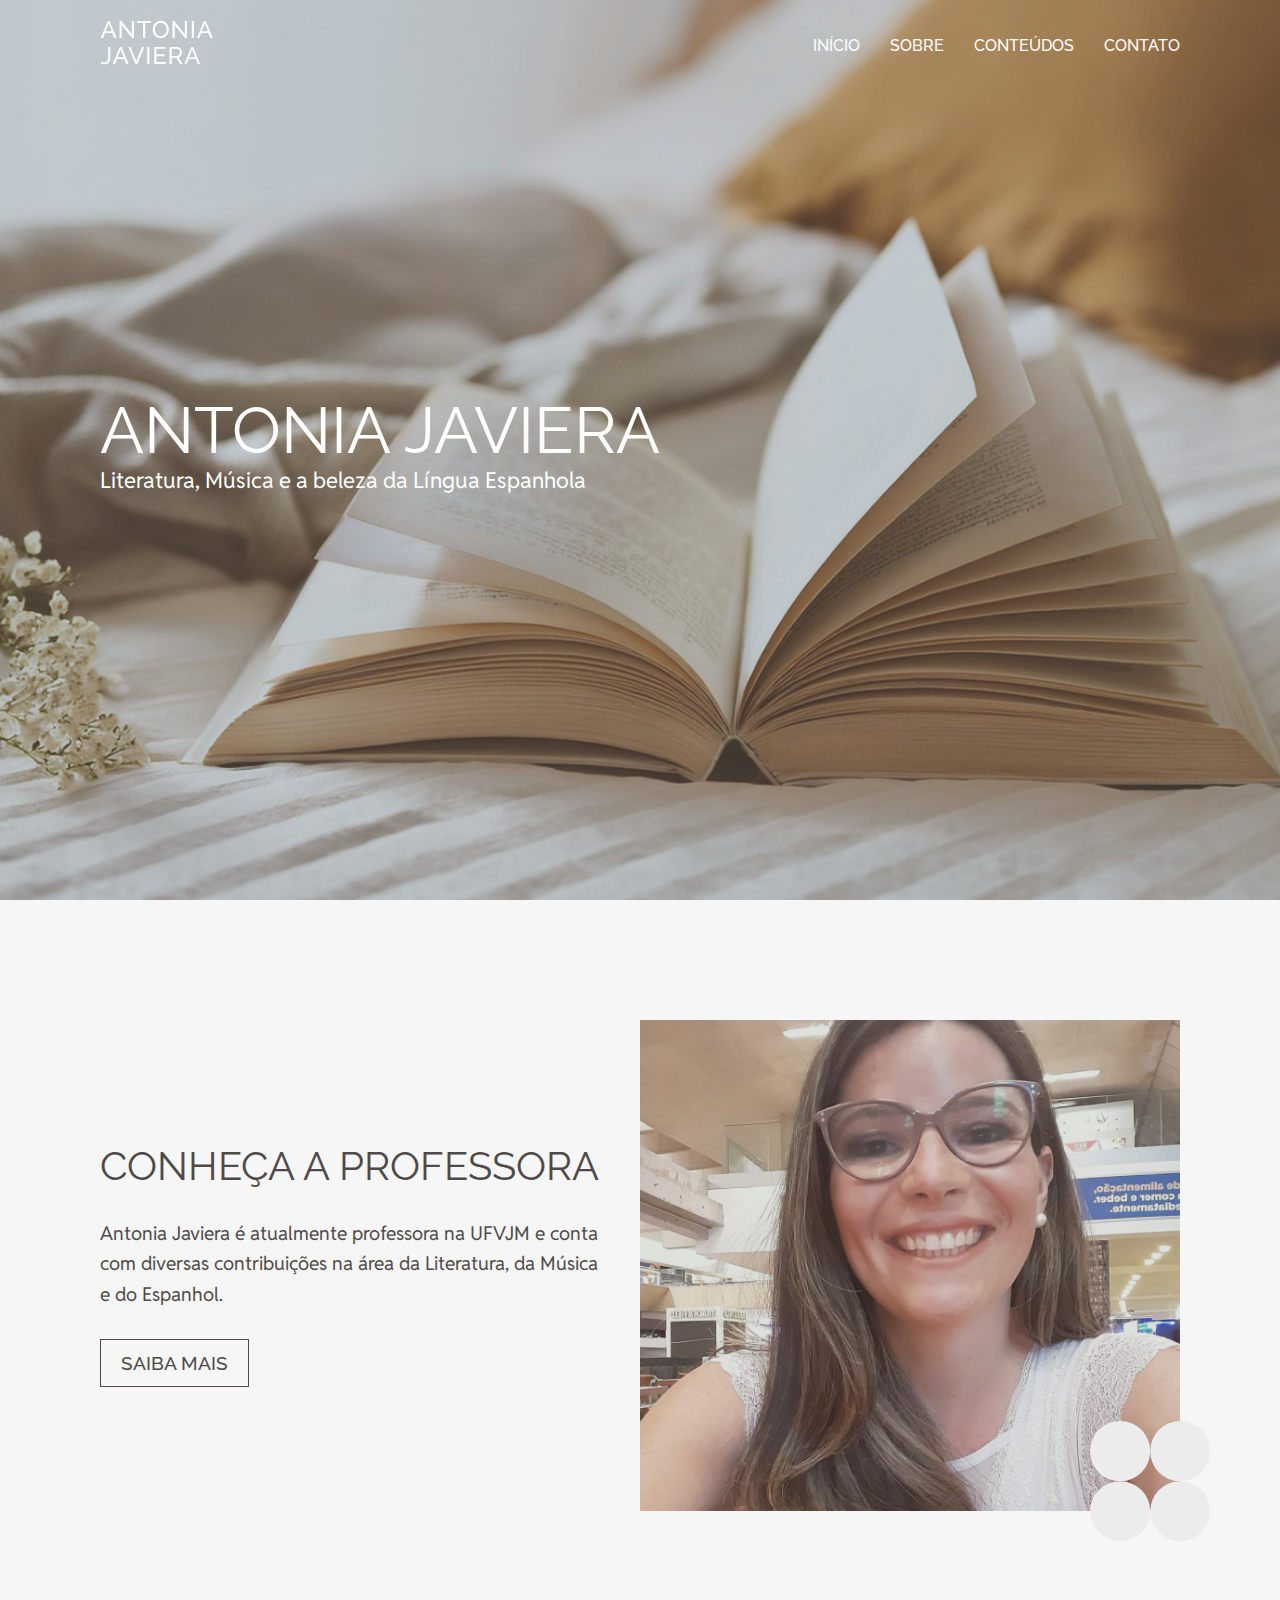
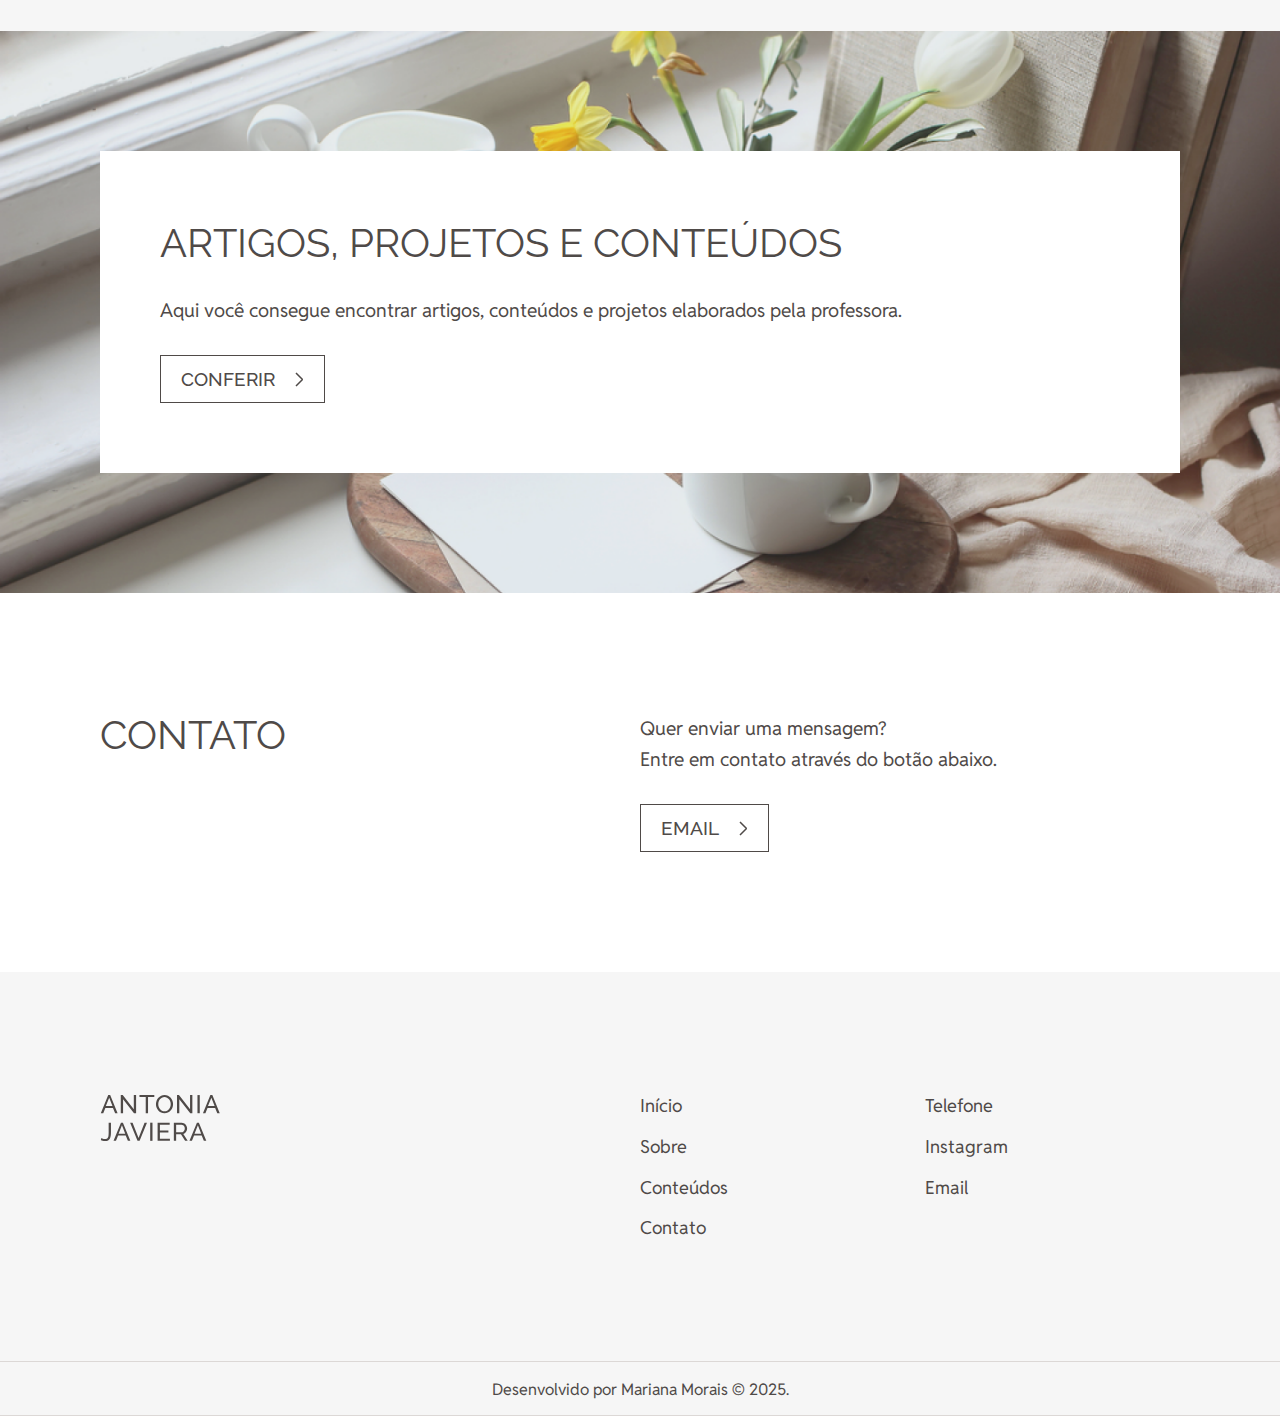
<file: index.html>
<!DOCTYPE html>
<html lang="pt-br">

<head>
    <meta charset="UTF-8">
    <meta name="viewport" content="width=device-width, initial-scale=1.0, minimum-scale=1">
    <title>Antonia Javiera</title>
    <meta name="description" content="Antonia Javiera é professora na UFVJM e conta com diversas contribuições na área da Literatura, da Música e do Espanhol.">
    <link rel="shortcut icon" href="./assets/img/geral/favicon.svg" type="image/svg+xml">

    <link rel="stylesheet" href="./assets/style/css/style.css">

    <!-- tipografia -->
    <link rel="preconnect" href="https://fonts.googleapis.com">
    <link rel="preconnect" href="https://fonts.gstatic.com" crossorigin>
    <link href="https://fonts.googleapis.com/css2?family=Raleway:ital,wght@0,100..900;1,100..900&family=Reddit+Sans:ital,wght@0,200..900;1,200..900&display=swap" rel="stylesheet">
</head>

<body>
    <div class="inicio-introducao-bg">
        <header class="header">
            <nav>
                <a href="./" class="logo-header">
                    <svg width="113" height="45" viewBox="0 0 113 45" fill="none" xmlns="http://www.w3.org/2000/svg">
                        <path d="M7.74564 0.908934H9.5751L16.556 18H14.2451L12.223 12.993H5.04959L3.05162 18H0.740723L7.74564 0.908934ZM11.7416 11.308L8.66037 3.41241L5.48288 11.308H11.7416Z" fill="white" />
                        <path d="M21.7256 4.90487V18H19.5591V0.908934H21.3886L31.8358 14.2688V0.933005H34.0022V18H32.0283L21.7256 4.90487Z" fill="white" />
                        <path d="M51.1301 2.83468H45.2325V18H43.0661V2.83468H37.1684V0.908934H51.1301V2.83468Z" fill="white" />
                        <path d="M60.7294 18.1203C59.5258 18.1203 58.4345 17.8796 57.4556 17.3982C56.4767 16.9167 55.6261 16.2668 54.904 15.4484C54.1979 14.6139 53.6522 13.6831 53.2671 12.656C52.8819 11.6129 52.6894 10.5457 52.6894 9.45445C52.6894 8.31505 52.89 7.23182 53.2911 6.20475C53.7084 5.16163 54.2781 4.23888 55.0003 3.43648C55.7385 2.61804 56.597 1.97612 57.5759 1.51073C58.5549 1.02929 59.6221 0.788574 60.7775 0.788574C61.9811 0.788574 63.0724 1.03732 64.0513 1.5348C65.0302 2.03229 65.8727 2.69828 66.5788 3.53277C67.2849 4.36726 67.8306 5.29804 68.2157 6.32511C68.6009 7.35217 68.7934 8.40331 68.7934 9.47853C68.7934 10.6179 68.5928 11.7092 68.1917 12.7523C67.7905 13.7794 67.2207 14.7021 66.4825 15.5206C65.7604 16.323 64.9098 16.9569 63.9309 17.4222C62.952 17.8876 61.8848 18.1203 60.7294 18.1203ZM54.8799 9.45445C54.8799 10.321 55.0163 11.1636 55.2891 11.982C55.578 12.7844 55.9792 13.4985 56.4927 14.1244C57.0062 14.7503 57.6241 15.2478 58.3462 15.6169C59.0684 15.986 59.8708 16.1705 60.7534 16.1705C61.6682 16.1705 62.4866 15.9779 63.2088 15.5928C63.9309 15.2076 64.5407 14.6941 65.0382 14.0522C65.5518 13.4103 65.9369 12.6881 66.1937 11.8857C66.4665 11.0833 66.6029 10.2729 66.6029 9.45445C66.6029 8.58786 66.4585 7.75337 66.1696 6.95098C65.8968 6.14858 65.4956 5.43445 64.966 4.80858C64.4525 4.16666 63.8346 3.66918 63.1125 3.31612C62.4064 2.94702 61.62 2.76247 60.7534 2.76247C59.8387 2.76247 59.0203 2.95504 58.2981 3.34019C57.5759 3.7093 56.9581 4.21481 56.4446 4.85672C55.9471 5.49864 55.5619 6.2208 55.2891 7.02319C55.0163 7.80954 54.8799 8.61996 54.8799 9.45445Z" fill="white" />
                        <path d="M74.6922 4.90487V18H72.5257V0.908934H74.3552L84.8024 14.2688V0.933005H86.9688V18H84.9949L74.6922 4.90487Z" fill="white" />
                        <path d="M91.7719 18V0.908934H93.9384V18H91.7719Z" fill="white" />
                        <path d="M103.947 0.908934H105.776L112.757 18H110.446L108.424 12.993H101.251L99.2526 18H96.9417L103.947 0.908934ZM107.943 11.308L104.861 3.41241L101.684 11.308H107.943Z" fill="white" />
                        <path d="M1.34252 41.4484C1.64743 41.657 2.06468 41.8576 2.59426 42.0501C3.13989 42.2267 3.7818 42.3149 4.52001 42.3149C5.27426 42.3149 5.89211 42.1946 6.37354 41.9539C6.85498 41.6971 7.22408 41.32 7.48085 40.8225C7.73762 40.3089 7.91414 39.659 8.01043 38.8727C8.10672 38.0863 8.15486 37.1555 8.15486 36.0803V26.9089H10.3213V35.5989C10.3213 36.8667 10.2571 38.0301 10.1288 39.0893C10.0004 40.1485 9.74361 41.0712 9.35846 41.8576C8.97331 42.6279 8.39558 43.2216 7.62528 43.6389C6.87103 44.0561 5.86001 44.2648 4.59222 44.2648C3.78983 44.2648 3.08372 44.1765 2.4739 44C1.86408 43.8234 1.3024 43.5587 0.788866 43.2056L1.34252 41.4484Z" fill="white" />
                        <path d="M19.7515 26.9089H21.581L28.5618 44H26.2509L24.2289 38.993H17.0554L15.0575 44H12.7466L19.7515 26.9089ZM23.7474 37.308L20.6662 29.4124L17.4887 37.308H23.7474Z" fill="white" />
                        <path d="M30.6594 26.9089L36.3163 41.2799L41.9492 26.9089H44.236L37.3033 44H35.3294L28.3726 26.9089H30.6594Z" fill="white" />
                        <path d="M47.2615 44V26.9089H49.428V44H47.2615Z" fill="white" />
                        <path d="M65.8394 42.0742V44H54.2367V26.9089H65.6227V28.8347H56.4032V34.3712H64.4191V36.1766H56.4032V42.0742H65.8394Z" fill="white" />
                        <path d="M69.5337 44V26.9089H76.8515C77.6058 26.9089 78.2958 27.0694 78.9217 27.3904C79.5476 27.6953 80.0932 28.1125 80.5586 28.6421C81.024 29.1556 81.385 29.7414 81.6418 30.3994C81.8986 31.0413 82.027 31.6992 82.027 32.3733C82.027 33.1596 81.8745 33.9058 81.5696 34.6119C81.2807 35.318 80.8635 35.9198 80.3179 36.4173C79.7883 36.9148 79.1624 37.2598 78.4403 37.4524L82.5806 44H80.1253L76.2256 37.8616H71.7001V44H69.5337ZM71.7001 35.9359H76.8756C77.4694 35.9359 77.9829 35.7754 78.4162 35.4545C78.8655 35.1174 79.2106 34.6761 79.4513 34.1305C79.708 33.5849 79.8364 32.9991 79.8364 32.3733C79.8364 31.7313 79.692 31.1456 79.4031 30.616C79.1143 30.0704 78.7371 29.6371 78.2718 29.3161C77.8064 28.9952 77.2928 28.8347 76.7311 28.8347H71.7001V35.9359Z" fill="white" />
                        <path d="M91.276 26.9089H93.1055L100.086 44H97.7754L95.7534 38.993H88.58L86.582 44H84.2711L91.276 26.9089ZM95.272 37.308L92.1908 29.4124L89.0133 37.308H95.272Z" fill="white" />
                    </svg>
                </a>
                <ul>
                    <li><a href="./">Início</a></li>
                    <li><a href="./sobre/">Sobre</a></li>
                    <li><a href="./conteudos/">Conteúdos</a></li>
                    <li><a href="./contato/">Contato</a></li>
                </ul>
                <div class="menu-mobile-icone">
                    <button>
                        <svg width="20" height="14" viewBox="0 0 20 14" fill="none" xmlns="http://www.w3.org/2000/svg">
                            <rect width="20" height="2" rx="1" fill="white" />
                            <rect y="6" width="20" height="2" rx="1" fill="white" />
                            <rect y="12" width="20" height="2" rx="1" fill="white" />
                        </svg>
                    </button>
                </div>
            </nav>
        </header>

        <div class="menu-mobile">
            <ul>
                <li><a href="./">Início</a></li>
                <li><a href="./sobre/">Sobre</a></li>
                <li><a href="./conteudos/">Conteúdos</a></li>
                <li><a href="./contato/">Contato</a></li>
            </ul>
        </div>

        <article class="inicio-introducao">
            <h1>Antonia Javiera</h1>
            <p>Literatura, Música e a beleza da Língua Espanhola</p>
        </article>
    </div>

    <div class="inicio-sobre-bg">
        <section class="inicio-sobre">
            <div>
                <h2>Conheça a professora</h2>
                <div class="img-container img-mobile">
                    <img src="./assets/img/inicio/Antonia-Javiera.webp" alt="Imagem da professora Antonia sorrindo." width="582" height="529">
                </div>
                <p>Antonia Javiera é atualmente professora na UFVJM e conta com diversas contribuições na área da Literatura, da Música e do Espanhol.</p>
                <a href="./sobre">Saiba mais</a>
            </div>
            <div class="img-container">
                <img src="./assets/img/inicio/Antonia-Javiera.webp" alt="Imagem da professora Antonia sorrindo." width="582" height="529">
            </div>
        </section>
    </div>

    <div class="inicio-conteudos-bg">
        <section class="inicio-conteudos">
            <div>
                <h2>Artigos, projetos e conteúdos</h2>
                <p>Aqui você consegue encontrar artigos, conteúdos e projetos elaborados pela professora.</p>
                <a href="./conteudos/">Conferir<img src="./assets/img/geral/seta-direita.svg" alt="Seta para a direita"></a>
            </div>
        </section>
    </div>

    <div class="contato-bg">
        <section class="contato">
            <h2>Contato</h2>
            <div>
                <p>Quer enviar uma mensagem? <br> Entre em contato através do botão abaixo.</p>
                <p></p>
                <a href="./contato/">Email <img src="./assets/img/geral/seta-direita.svg" alt="Seta para a direita"></a>
            </div>
        </section>
    </div>

    <footer class="footer w1">
        <div>
            <img src="./assets/img/geral/logo-footer.svg" alt="Antonia Javiera Logo" width="120" height="52">
            <div class="footer-links">
                <ul>
                    <li><a href="./">Início</a></li>
                    <li><a href="./sobre/">Sobre</a></li>
                    <li><a href="./conteudos/">Conteúdos</a></li>
                    <li><a href="./contato/">Contato</a></li>
                </ul>
                <ul>
                    <li><a href="tel:+5538998082804" target="_blank">Telefone</a></li>
                    <li><a href="https://www.instagram.com/antoniajavieracabreramunoz/" target="_blank">Instagram</a></li>
                    <li><a href="./contato/">Email</a></li>
                </ul>
            </div>
        </div>
        <div>
            <p>Desenvolvido por Mariana Morais © 2025.</p>
        </div>
    </footer>

    <script type="module" src="./assets/js/script.js"></script>
</body>

</html>
</file>
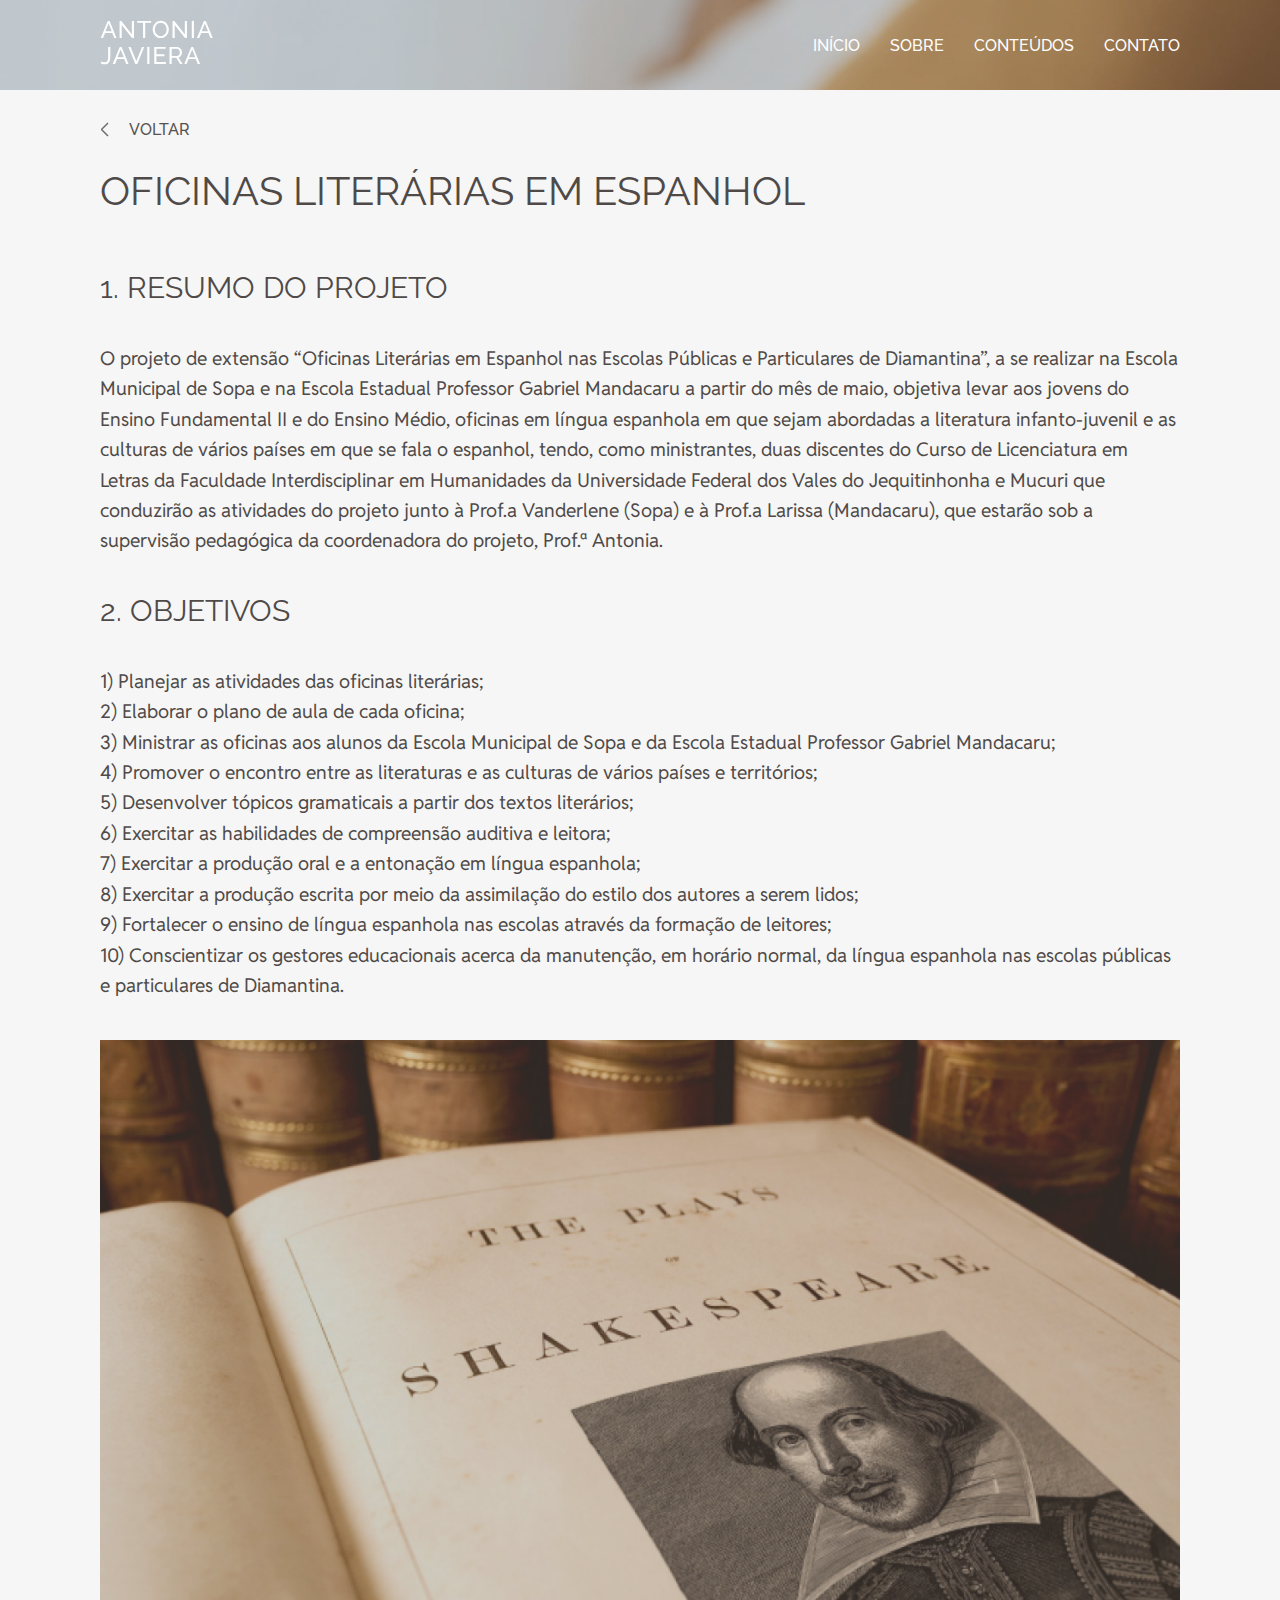
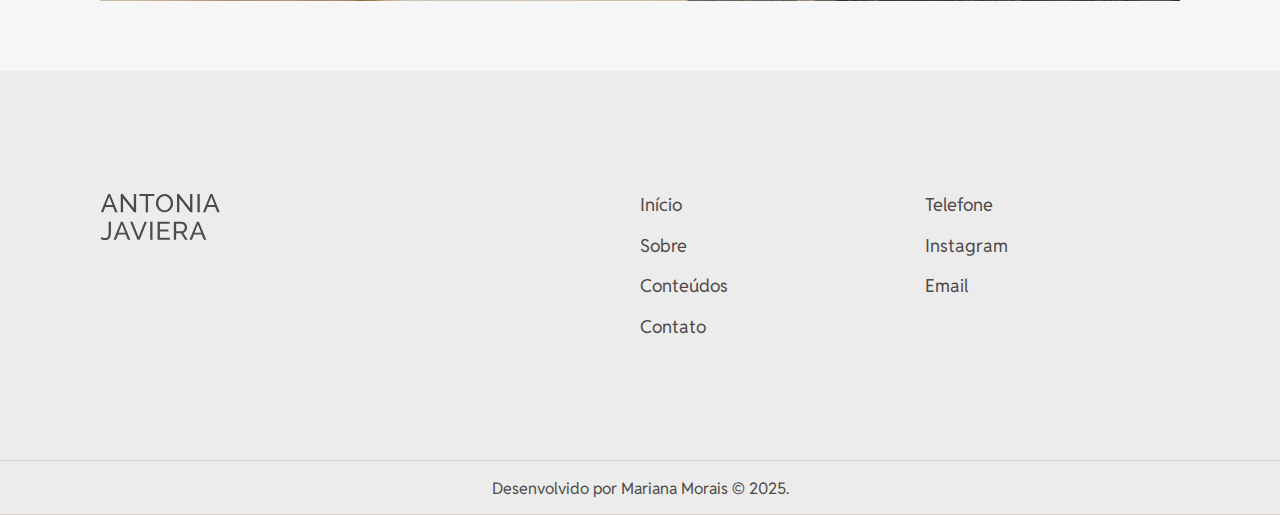
<file: artigo/index.html>
<!DOCTYPE html>
<html lang="pt-br">

<head>
    <meta charset="UTF-8">
    <meta name="viewport" content="width=device-width, initial-scale=1.0">
    <title>Antonia Javiera</title>
    <meta name="description" content="Antonia Javiera é professora na UFVJM e conta com diversas contribuições na área da Literatura, da Música e do Espanhol.">
    <link rel="shortcut icon" href="../assets/img/geral/favicon.svg" type="image/svg+xml">

    <link rel="stylesheet" href="../assets/style/css/style.css">

    <!-- tipografia -->
    <link rel="preconnect" href="https://fonts.googleapis.com">
    <link rel="preconnect" href="https://fonts.gstatic.com" crossorigin>
    <link href="https://fonts.googleapis.com/css2?family=Raleway:ital,wght@0,100..900;1,100..900&family=Reddit+Sans:ital,wght@0,200..900;1,200..900&display=swap" rel="stylesheet">
</head>

<body>
    <div class="header-bg">
        <header class="header">
            <nav>
                <a href="../" class="logo-header">
                    <svg width="113" height="45" viewBox="0 0 113 45" fill="none" xmlns="http://www.w3.org/2000/svg">
                        <path d="M7.74564 0.908934H9.5751L16.556 18H14.2451L12.223 12.993H5.04959L3.05162 18H0.740723L7.74564 0.908934ZM11.7416 11.308L8.66037 3.41241L5.48288 11.308H11.7416Z" fill="white" />
                        <path d="M21.7256 4.90487V18H19.5591V0.908934H21.3886L31.8358 14.2688V0.933005H34.0022V18H32.0283L21.7256 4.90487Z" fill="white" />
                        <path d="M51.1301 2.83468H45.2325V18H43.0661V2.83468H37.1684V0.908934H51.1301V2.83468Z" fill="white" />
                        <path d="M60.7294 18.1203C59.5258 18.1203 58.4345 17.8796 57.4556 17.3982C56.4767 16.9167 55.6261 16.2668 54.904 15.4484C54.1979 14.6139 53.6522 13.6831 53.2671 12.656C52.8819 11.6129 52.6894 10.5457 52.6894 9.45445C52.6894 8.31505 52.89 7.23182 53.2911 6.20475C53.7084 5.16163 54.2781 4.23888 55.0003 3.43648C55.7385 2.61804 56.597 1.97612 57.5759 1.51073C58.5549 1.02929 59.6221 0.788574 60.7775 0.788574C61.9811 0.788574 63.0724 1.03732 64.0513 1.5348C65.0302 2.03229 65.8727 2.69828 66.5788 3.53277C67.2849 4.36726 67.8306 5.29804 68.2157 6.32511C68.6009 7.35217 68.7934 8.40331 68.7934 9.47853C68.7934 10.6179 68.5928 11.7092 68.1917 12.7523C67.7905 13.7794 67.2207 14.7021 66.4825 15.5206C65.7604 16.323 64.9098 16.9569 63.9309 17.4222C62.952 17.8876 61.8848 18.1203 60.7294 18.1203ZM54.8799 9.45445C54.8799 10.321 55.0163 11.1636 55.2891 11.982C55.578 12.7844 55.9792 13.4985 56.4927 14.1244C57.0062 14.7503 57.6241 15.2478 58.3462 15.6169C59.0684 15.986 59.8708 16.1705 60.7534 16.1705C61.6682 16.1705 62.4866 15.9779 63.2088 15.5928C63.9309 15.2076 64.5407 14.6941 65.0382 14.0522C65.5518 13.4103 65.9369 12.6881 66.1937 11.8857C66.4665 11.0833 66.6029 10.2729 66.6029 9.45445C66.6029 8.58786 66.4585 7.75337 66.1696 6.95098C65.8968 6.14858 65.4956 5.43445 64.966 4.80858C64.4525 4.16666 63.8346 3.66918 63.1125 3.31612C62.4064 2.94702 61.62 2.76247 60.7534 2.76247C59.8387 2.76247 59.0203 2.95504 58.2981 3.34019C57.5759 3.7093 56.9581 4.21481 56.4446 4.85672C55.9471 5.49864 55.5619 6.2208 55.2891 7.02319C55.0163 7.80954 54.8799 8.61996 54.8799 9.45445Z" fill="white" />
                        <path d="M74.6922 4.90487V18H72.5257V0.908934H74.3552L84.8024 14.2688V0.933005H86.9688V18H84.9949L74.6922 4.90487Z" fill="white" />
                        <path d="M91.7719 18V0.908934H93.9384V18H91.7719Z" fill="white" />
                        <path d="M103.947 0.908934H105.776L112.757 18H110.446L108.424 12.993H101.251L99.2526 18H96.9417L103.947 0.908934ZM107.943 11.308L104.861 3.41241L101.684 11.308H107.943Z" fill="white" />
                        <path d="M1.34252 41.4484C1.64743 41.657 2.06468 41.8576 2.59426 42.0501C3.13989 42.2267 3.7818 42.3149 4.52001 42.3149C5.27426 42.3149 5.89211 42.1946 6.37354 41.9539C6.85498 41.6971 7.22408 41.32 7.48085 40.8225C7.73762 40.3089 7.91414 39.659 8.01043 38.8727C8.10672 38.0863 8.15486 37.1555 8.15486 36.0803V26.9089H10.3213V35.5989C10.3213 36.8667 10.2571 38.0301 10.1288 39.0893C10.0004 40.1485 9.74361 41.0712 9.35846 41.8576C8.97331 42.6279 8.39558 43.2216 7.62528 43.6389C6.87103 44.0561 5.86001 44.2648 4.59222 44.2648C3.78983 44.2648 3.08372 44.1765 2.4739 44C1.86408 43.8234 1.3024 43.5587 0.788866 43.2056L1.34252 41.4484Z" fill="white" />
                        <path d="M19.7515 26.9089H21.581L28.5618 44H26.2509L24.2289 38.993H17.0554L15.0575 44H12.7466L19.7515 26.9089ZM23.7474 37.308L20.6662 29.4124L17.4887 37.308H23.7474Z" fill="white" />
                        <path d="M30.6594 26.9089L36.3163 41.2799L41.9492 26.9089H44.236L37.3033 44H35.3294L28.3726 26.9089H30.6594Z" fill="white" />
                        <path d="M47.2615 44V26.9089H49.428V44H47.2615Z" fill="white" />
                        <path d="M65.8394 42.0742V44H54.2367V26.9089H65.6227V28.8347H56.4032V34.3712H64.4191V36.1766H56.4032V42.0742H65.8394Z" fill="white" />
                        <path d="M69.5337 44V26.9089H76.8515C77.6058 26.9089 78.2958 27.0694 78.9217 27.3904C79.5476 27.6953 80.0932 28.1125 80.5586 28.6421C81.024 29.1556 81.385 29.7414 81.6418 30.3994C81.8986 31.0413 82.027 31.6992 82.027 32.3733C82.027 33.1596 81.8745 33.9058 81.5696 34.6119C81.2807 35.318 80.8635 35.9198 80.3179 36.4173C79.7883 36.9148 79.1624 37.2598 78.4403 37.4524L82.5806 44H80.1253L76.2256 37.8616H71.7001V44H69.5337ZM71.7001 35.9359H76.8756C77.4694 35.9359 77.9829 35.7754 78.4162 35.4545C78.8655 35.1174 79.2106 34.6761 79.4513 34.1305C79.708 33.5849 79.8364 32.9991 79.8364 32.3733C79.8364 31.7313 79.692 31.1456 79.4031 30.616C79.1143 30.0704 78.7371 29.6371 78.2718 29.3161C77.8064 28.9952 77.2928 28.8347 76.7311 28.8347H71.7001V35.9359Z" fill="white" />
                        <path d="M91.276 26.9089H93.1055L100.086 44H97.7754L95.7534 38.993H88.58L86.582 44H84.2711L91.276 26.9089ZM95.272 37.308L92.1908 29.4124L89.0133 37.308H95.272Z" fill="white" />
                    </svg>
                </a>
                <ul>
                    <li><a href="../">Início</a></li>
                    <li><a href="../sobre/">Sobre</a></li>
                    <li><a href="../conteudos/">Conteúdos</a></li>
                    <li><a href="../contato/">Contato</a></li>
                </ul>
                <div class="menu-mobile-icone">
                    <button>
                        <svg width="20" height="14" viewBox="0 0 20 14" fill="none" xmlns="http://www.w3.org/2000/svg">
                            <rect width="20" height="2" rx="1" fill="white" />
                            <rect y="6" width="20" height="2" rx="1" fill="white" />
                            <rect y="12" width="20" height="2" rx="1" fill="white" />
                        </svg>
                    </button>
                </div>
            </nav>
        </header>

        <div class="menu-mobile">
            <ul>
                <li><a href="../">Início</a></li>
                <li><a href="../sobre/">Sobre</a></li>
                <li><a href="../conteudos/">Conteúdos</a></li>
                <li><a href="../contato/">Contato</a></li>
            </ul>
        </div>
    </div>

    <article class="artigo">
        <a class="artigo-voltar" href="../conteudos/"><img src="../assets/img/geral/seta-esquerda-claro.svg" alt="Seta para esquerda">Voltar</a>
        <h1>Oficinas literárias em espanhol</h1>
        <div class="artigo-conteudo">
            <h2>1. Resumo do projeto</h2>
            <p>O projeto de extensão “Oficinas Literárias em Espanhol nas Escolas Públicas e Particulares de Diamantina”, a se realizar na Escola Municipal de Sopa e na Escola Estadual Professor Gabriel Mandacaru a partir do mês de maio, objetiva levar aos jovens do Ensino Fundamental II e do Ensino Médio, oficinas em língua espanhola em que sejam abordadas a literatura infanto-juvenil e as culturas de vários países em que se fala o espanhol, tendo, como ministrantes, duas discentes do Curso de Licenciatura em Letras da Faculdade Interdisciplinar em Humanidades da Universidade Federal dos Vales do Jequitinhonha e Mucuri que conduzirão as atividades do projeto junto à Prof.a Vanderlene (Sopa) e à Prof.a Larissa (Mandacaru), que estarão sob a supervisão pedagógica da coordenadora do projeto, Prof.ª Antonia.</p>
            <h2>2. Objetivos</h2>
            <p>1) Planejar as atividades das oficinas literárias; <br>
                2) Elaborar o plano de aula de cada oficina; <br>
                3) Ministrar as oficinas aos alunos da Escola Municipal de Sopa e da Escola Estadual Professor Gabriel Mandacaru; <br>
                4) Promover o encontro entre as literaturas e as culturas de vários países e territórios; <br>
                5) Desenvolver tópicos gramaticais a partir dos textos literários; <br>
                6) Exercitar as habilidades de compreensão auditiva e leitora; <br>
                7) Exercitar a produção oral e a entonação em língua espanhola; <br>
                8) Exercitar a produção escrita por meio da assimilação do estilo dos autores a serem lidos; <br>
                9) Fortalecer o ensino de língua espanhola nas escolas através da formação de leitores; <br>
                10) Conscientizar os gestores educacionais acerca da manutenção, em horário normal, da língua espanhola nas escolas públicas e particulares de Diamantina.</p>
            <img class="artigo-imagem" src="../assets/img/artigo/imagem-artigo.webp" alt="Imagem de livro de Shakespeare" width="1200" height="623">
        </div>
    </article>

    <footer class="footer w2">
        <div>
            <img src="../assets/img/geral/logo-footer.svg" alt="Antonia Javiera Logo" width="120" height="52">
            <div class="footer-links">
                <ul>
                    <li><a href="../">Início</a></li>
                    <li><a href="../sobre/">Sobre</a></li>
                    <li><a href="../conteudos/">Conteúdos</a></li>
                    <li><a href="../contato/">Contato</a></li>
                </ul>
                <ul>
                    <li><a href="tel:+5538998082804" target="_blank">Telefone</a></li>
                    <li><a href="https://www.instagram.com/antoniajavieracabreramunoz/" target="_blank">Instagram</a></li>
                    <li><a href="../contato/">Email</a></li>
                </ul>
            </div>
        </div>
        <div>
            <p>Desenvolvido por Mariana Morais © 2025.</p>
        </div>
    </footer>

    <script type="module" src="../assets/js/script.js"></script>
</body>
</file>
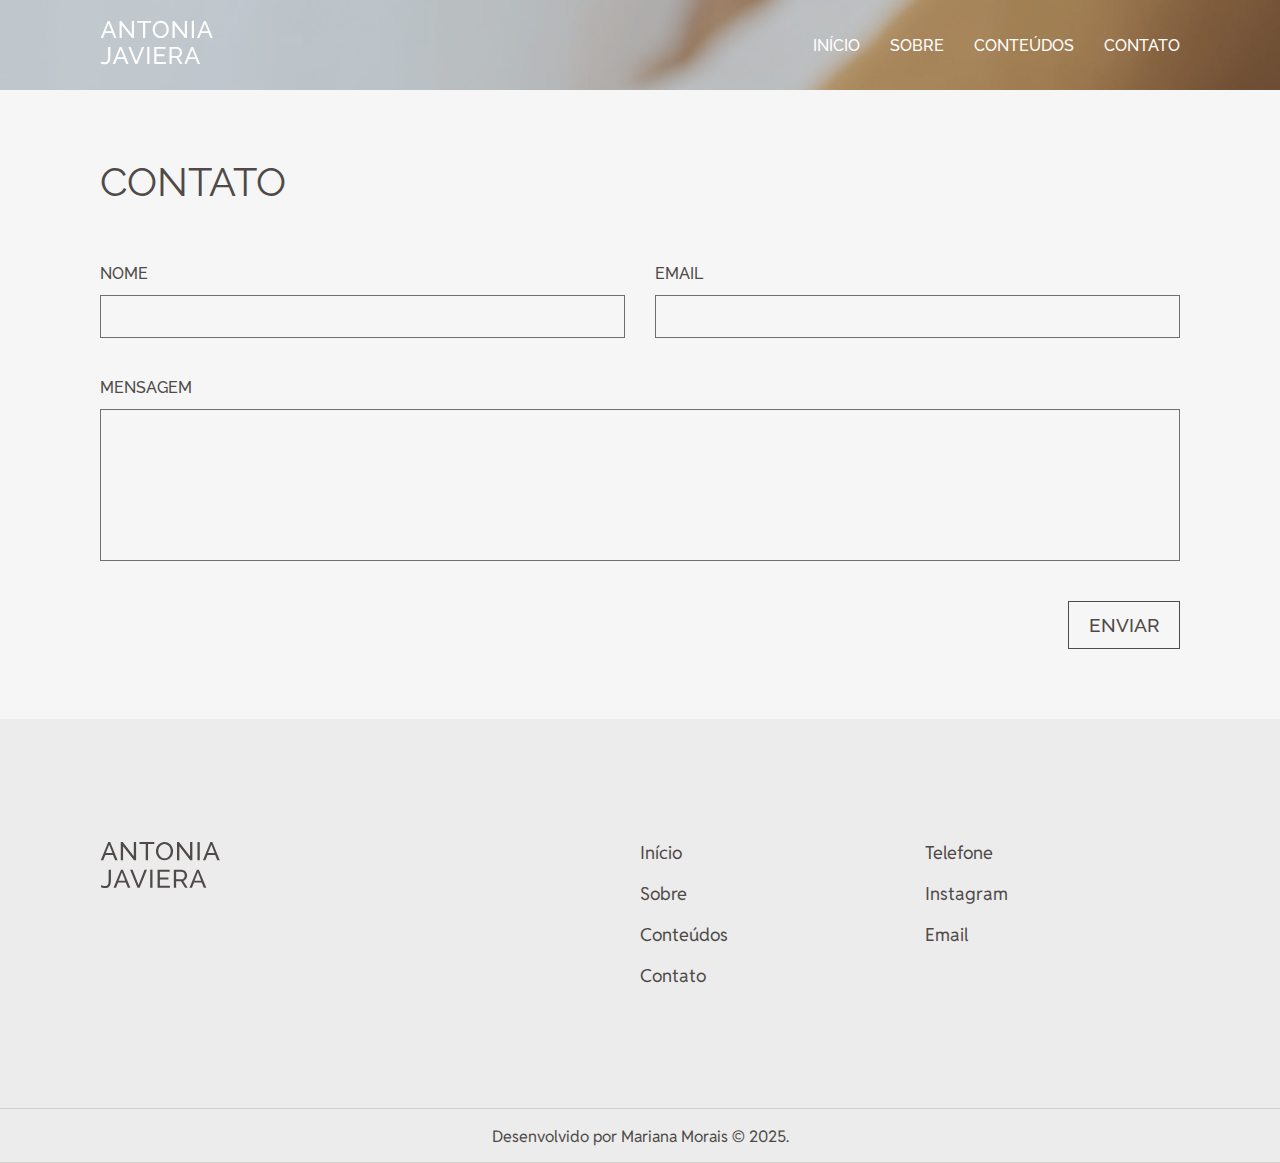
<file: contato/index.html>
<!DOCTYPE html>
<html lang="pt-br">

<head>
  <meta charset="UTF-8">
  <meta name="viewport" content="width=device-width, initial-scale=1.0">
  <title>Antonia Javiera</title>
  <meta name="description" content="Antonia Javiera é professora na UFVJM e conta com diversas contribuições na área da Literatura, da Música e do Espanhol.">
  <link rel="shortcut icon" href="../assets/img/geral/favicon.svg" type="image/svg+xml">

  <link rel="stylesheet" href="../assets/style/css/style.css">

  <!-- tipografia -->
  <link rel="preconnect" href="https://fonts.googleapis.com">
  <link rel="preconnect" href="https://fonts.gstatic.com" crossorigin>
  <link href="https://fonts.googleapis.com/css2?family=Raleway:ital,wght@0,100..900;1,100..900&family=Reddit+Sans:ital,wght@0,200..900;1,200..900&display=swap" rel="stylesheet">
</head>

<body>
  <div class="header-bg">
    <header class="header">
      <nav>
        <a href="../" class="logo-header">
          <svg width="113" height="45" viewBox="0 0 113 45" fill="none" xmlns="http://www.w3.org/2000/svg">
            <path d="M7.74564 0.908934H9.5751L16.556 18H14.2451L12.223 12.993H5.04959L3.05162 18H0.740723L7.74564 0.908934ZM11.7416 11.308L8.66037 3.41241L5.48288 11.308H11.7416Z" fill="white" />
            <path d="M21.7256 4.90487V18H19.5591V0.908934H21.3886L31.8358 14.2688V0.933005H34.0022V18H32.0283L21.7256 4.90487Z" fill="white" />
            <path d="M51.1301 2.83468H45.2325V18H43.0661V2.83468H37.1684V0.908934H51.1301V2.83468Z" fill="white" />
            <path d="M60.7294 18.1203C59.5258 18.1203 58.4345 17.8796 57.4556 17.3982C56.4767 16.9167 55.6261 16.2668 54.904 15.4484C54.1979 14.6139 53.6522 13.6831 53.2671 12.656C52.8819 11.6129 52.6894 10.5457 52.6894 9.45445C52.6894 8.31505 52.89 7.23182 53.2911 6.20475C53.7084 5.16163 54.2781 4.23888 55.0003 3.43648C55.7385 2.61804 56.597 1.97612 57.5759 1.51073C58.5549 1.02929 59.6221 0.788574 60.7775 0.788574C61.9811 0.788574 63.0724 1.03732 64.0513 1.5348C65.0302 2.03229 65.8727 2.69828 66.5788 3.53277C67.2849 4.36726 67.8306 5.29804 68.2157 6.32511C68.6009 7.35217 68.7934 8.40331 68.7934 9.47853C68.7934 10.6179 68.5928 11.7092 68.1917 12.7523C67.7905 13.7794 67.2207 14.7021 66.4825 15.5206C65.7604 16.323 64.9098 16.9569 63.9309 17.4222C62.952 17.8876 61.8848 18.1203 60.7294 18.1203ZM54.8799 9.45445C54.8799 10.321 55.0163 11.1636 55.2891 11.982C55.578 12.7844 55.9792 13.4985 56.4927 14.1244C57.0062 14.7503 57.6241 15.2478 58.3462 15.6169C59.0684 15.986 59.8708 16.1705 60.7534 16.1705C61.6682 16.1705 62.4866 15.9779 63.2088 15.5928C63.9309 15.2076 64.5407 14.6941 65.0382 14.0522C65.5518 13.4103 65.9369 12.6881 66.1937 11.8857C66.4665 11.0833 66.6029 10.2729 66.6029 9.45445C66.6029 8.58786 66.4585 7.75337 66.1696 6.95098C65.8968 6.14858 65.4956 5.43445 64.966 4.80858C64.4525 4.16666 63.8346 3.66918 63.1125 3.31612C62.4064 2.94702 61.62 2.76247 60.7534 2.76247C59.8387 2.76247 59.0203 2.95504 58.2981 3.34019C57.5759 3.7093 56.9581 4.21481 56.4446 4.85672C55.9471 5.49864 55.5619 6.2208 55.2891 7.02319C55.0163 7.80954 54.8799 8.61996 54.8799 9.45445Z" fill="white" />
            <path d="M74.6922 4.90487V18H72.5257V0.908934H74.3552L84.8024 14.2688V0.933005H86.9688V18H84.9949L74.6922 4.90487Z" fill="white" />
            <path d="M91.7719 18V0.908934H93.9384V18H91.7719Z" fill="white" />
            <path d="M103.947 0.908934H105.776L112.757 18H110.446L108.424 12.993H101.251L99.2526 18H96.9417L103.947 0.908934ZM107.943 11.308L104.861 3.41241L101.684 11.308H107.943Z" fill="white" />
            <path d="M1.34252 41.4484C1.64743 41.657 2.06468 41.8576 2.59426 42.0501C3.13989 42.2267 3.7818 42.3149 4.52001 42.3149C5.27426 42.3149 5.89211 42.1946 6.37354 41.9539C6.85498 41.6971 7.22408 41.32 7.48085 40.8225C7.73762 40.3089 7.91414 39.659 8.01043 38.8727C8.10672 38.0863 8.15486 37.1555 8.15486 36.0803V26.9089H10.3213V35.5989C10.3213 36.8667 10.2571 38.0301 10.1288 39.0893C10.0004 40.1485 9.74361 41.0712 9.35846 41.8576C8.97331 42.6279 8.39558 43.2216 7.62528 43.6389C6.87103 44.0561 5.86001 44.2648 4.59222 44.2648C3.78983 44.2648 3.08372 44.1765 2.4739 44C1.86408 43.8234 1.3024 43.5587 0.788866 43.2056L1.34252 41.4484Z" fill="white" />
            <path d="M19.7515 26.9089H21.581L28.5618 44H26.2509L24.2289 38.993H17.0554L15.0575 44H12.7466L19.7515 26.9089ZM23.7474 37.308L20.6662 29.4124L17.4887 37.308H23.7474Z" fill="white" />
            <path d="M30.6594 26.9089L36.3163 41.2799L41.9492 26.9089H44.236L37.3033 44H35.3294L28.3726 26.9089H30.6594Z" fill="white" />
            <path d="M47.2615 44V26.9089H49.428V44H47.2615Z" fill="white" />
            <path d="M65.8394 42.0742V44H54.2367V26.9089H65.6227V28.8347H56.4032V34.3712H64.4191V36.1766H56.4032V42.0742H65.8394Z" fill="white" />
            <path d="M69.5337 44V26.9089H76.8515C77.6058 26.9089 78.2958 27.0694 78.9217 27.3904C79.5476 27.6953 80.0932 28.1125 80.5586 28.6421C81.024 29.1556 81.385 29.7414 81.6418 30.3994C81.8986 31.0413 82.027 31.6992 82.027 32.3733C82.027 33.1596 81.8745 33.9058 81.5696 34.6119C81.2807 35.318 80.8635 35.9198 80.3179 36.4173C79.7883 36.9148 79.1624 37.2598 78.4403 37.4524L82.5806 44H80.1253L76.2256 37.8616H71.7001V44H69.5337ZM71.7001 35.9359H76.8756C77.4694 35.9359 77.9829 35.7754 78.4162 35.4545C78.8655 35.1174 79.2106 34.6761 79.4513 34.1305C79.708 33.5849 79.8364 32.9991 79.8364 32.3733C79.8364 31.7313 79.692 31.1456 79.4031 30.616C79.1143 30.0704 78.7371 29.6371 78.2718 29.3161C77.8064 28.9952 77.2928 28.8347 76.7311 28.8347H71.7001V35.9359Z" fill="white" />
            <path d="M91.276 26.9089H93.1055L100.086 44H97.7754L95.7534 38.993H88.58L86.582 44H84.2711L91.276 26.9089ZM95.272 37.308L92.1908 29.4124L89.0133 37.308H95.272Z" fill="white" />
          </svg>
        </a>
        <ul>
          <li><a href="../">Início</a></li>
          <li><a href="../sobre/">Sobre</a></li>
          <li><a href="../conteudos/">Conteúdos</a></li>
          <li><a href="../contato/">Contato</a></li>
        </ul>
        <div class="menu-mobile-icone">
          <button>
            <svg width="20" height="14" viewBox="0 0 20 14" fill="none" xmlns="http://www.w3.org/2000/svg">
              <rect width="20" height="2" rx="1" fill="white" />
              <rect y="6" width="20" height="2" rx="1" fill="white" />
              <rect y="12" width="20" height="2" rx="1" fill="white" />
            </svg>
          </button>
        </div>
      </nav>
    </header>

    <div class="menu-mobile">
      <ul>
        <li><a href="../">Início</a></li>
        <li><a href="../sobre/">Sobre</a></li>
        <li><a href="../conteudos/">Conteúdos</a></li>
        <li><a href="../contato/">Contato</a></li>
      </ul>
    </div>
  </div>

  <section class="contato-conteudo">
    <h1>Contato</h1>
    <form>
      <div>
        <div class="contato-form-element">
          <label for="nome">Nome</label>
          <input type="text" id="nome" name="nome">
        </div>
        <div class="contato-form-element">
          <label for="email">Email</label>
          <input type="email" id="email" name="email">
        </div>
      </div>
      <div class="contato-form-element">
        <label for="mensagem">Mensagem</label>
        <textarea name="mensagem" id="mensagem" rows="5"></textarea>
      </div>
      <button>Enviar</button>
    </form>
  </section>

  <footer class="footer w2">
    <div>
      <img src="../assets/img/geral/logo-footer.svg" alt="Antonia Javiera Logo" width="120" height="52">
      <div class="footer-links">
        <ul>
          <li><a href="../">Início</a></li>
          <li><a href="../sobre/">Sobre</a></li>
          <li><a href="../conteudos/">Conteúdos</a></li>
          <li><a href="../contato/">Contato</a></li>
        </ul>
        <ul>
          <li><a href="tel:+5538998082804" target="_blank">Telefone</a></li>
          <li><a href="https://www.instagram.com/antoniajavieracabreramunoz/" target="_blank">Instagram</a></li>
          <li><a href="../contato/">Email</a></li>
        </ul>
      </div>
    </div>
    <div>
      <p>Desenvolvido por Mariana Morais © 2025.</p>
    </div>
  </footer>

  <script type="module" src="../assets/js/script.js"></script>
</body>
</file>
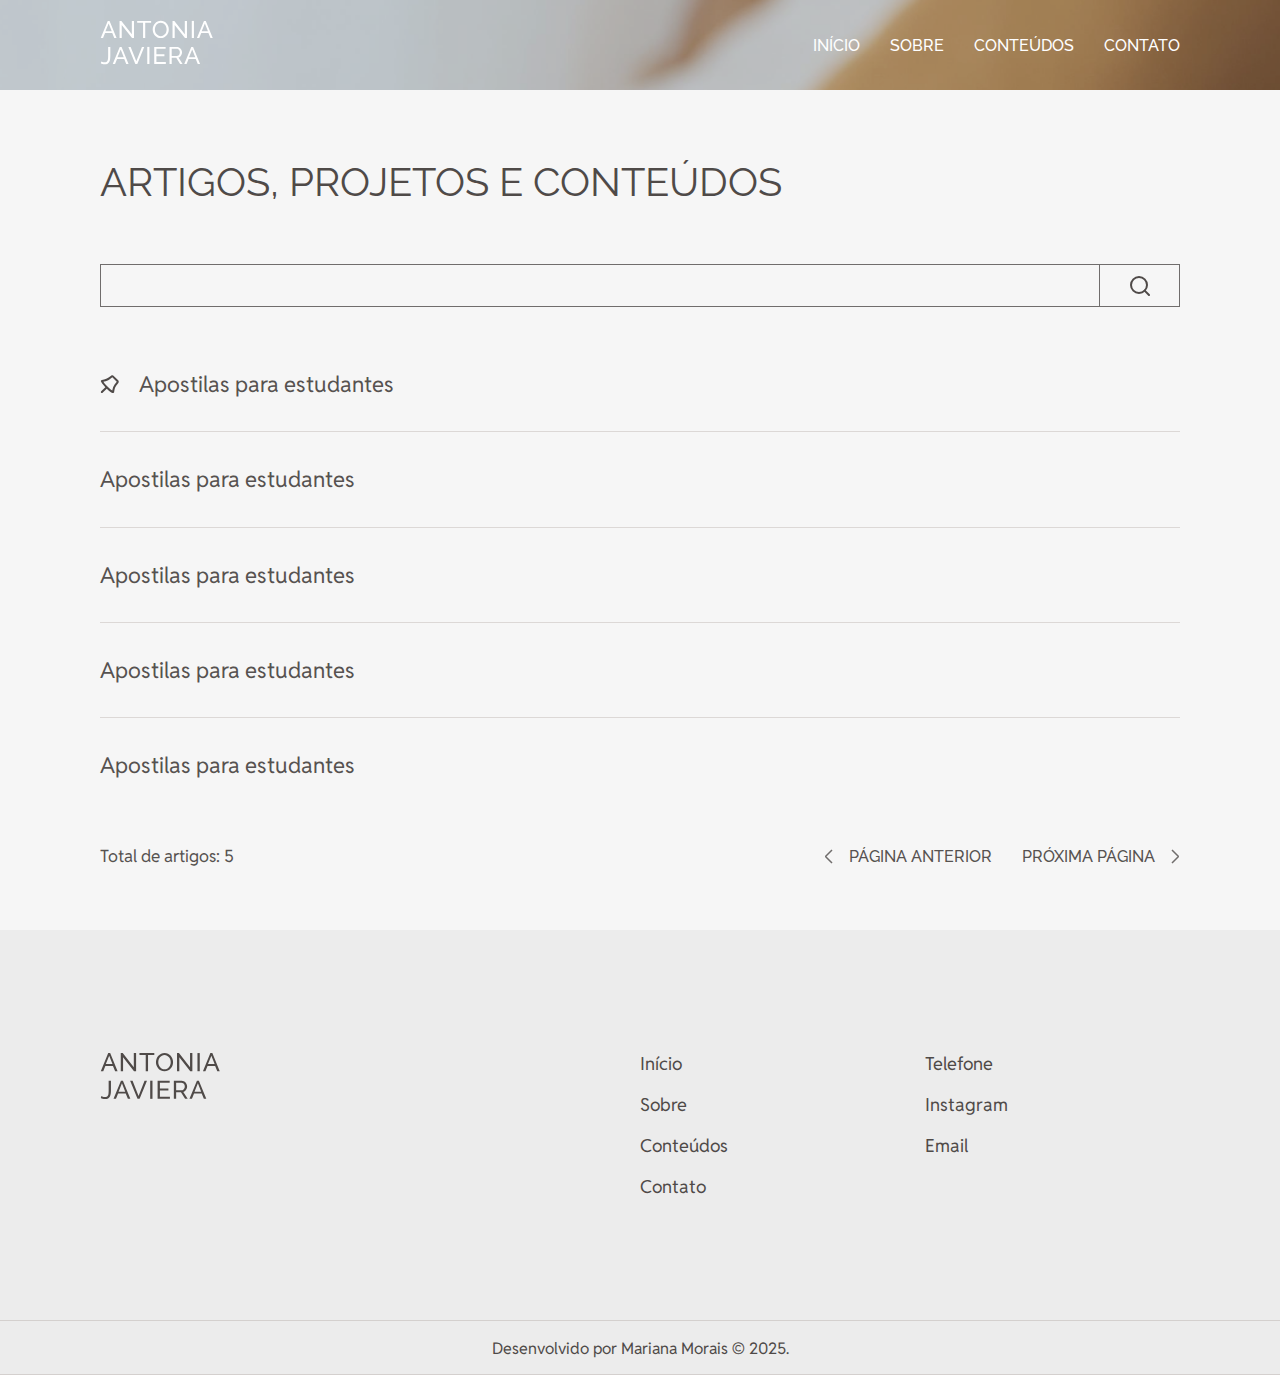
<file: conteudos/index.html>
<!DOCTYPE html>
<html lang="pt-br">

<head>
    <meta charset="UTF-8">
    <meta name="viewport" content="width=device-width, initial-scale=1.0">
    <title>Antonia Javiera</title>
    <meta name="description" content="Antonia Javiera é professora na UFVJM e conta com diversas contribuições na área da Literatura, da Música e do Espanhol.">
    <link rel="shortcut icon" href="../assets/img/geral/favicon.svg" type="image/svg+xml">

    <link rel="stylesheet" href="../assets/style/css/style.css">

    <!-- tipografia -->
    <link rel="preconnect" href="https://fonts.googleapis.com">
    <link rel="preconnect" href="https://fonts.gstatic.com" crossorigin>
    <link href="https://fonts.googleapis.com/css2?family=Raleway:ital,wght@0,100..900;1,100..900&family=Reddit+Sans:ital,wght@0,200..900;1,200..900&display=swap" rel="stylesheet">
</head>

<body>
    <div class="header-bg">
        <header class="header">
            <nav>
                <a href="../" class="logo-header">
                    <svg width="113" height="45" viewBox="0 0 113 45" fill="none" xmlns="http://www.w3.org/2000/svg">
                        <path d="M7.74564 0.908934H9.5751L16.556 18H14.2451L12.223 12.993H5.04959L3.05162 18H0.740723L7.74564 0.908934ZM11.7416 11.308L8.66037 3.41241L5.48288 11.308H11.7416Z" fill="white" />
                        <path d="M21.7256 4.90487V18H19.5591V0.908934H21.3886L31.8358 14.2688V0.933005H34.0022V18H32.0283L21.7256 4.90487Z" fill="white" />
                        <path d="M51.1301 2.83468H45.2325V18H43.0661V2.83468H37.1684V0.908934H51.1301V2.83468Z" fill="white" />
                        <path d="M60.7294 18.1203C59.5258 18.1203 58.4345 17.8796 57.4556 17.3982C56.4767 16.9167 55.6261 16.2668 54.904 15.4484C54.1979 14.6139 53.6522 13.6831 53.2671 12.656C52.8819 11.6129 52.6894 10.5457 52.6894 9.45445C52.6894 8.31505 52.89 7.23182 53.2911 6.20475C53.7084 5.16163 54.2781 4.23888 55.0003 3.43648C55.7385 2.61804 56.597 1.97612 57.5759 1.51073C58.5549 1.02929 59.6221 0.788574 60.7775 0.788574C61.9811 0.788574 63.0724 1.03732 64.0513 1.5348C65.0302 2.03229 65.8727 2.69828 66.5788 3.53277C67.2849 4.36726 67.8306 5.29804 68.2157 6.32511C68.6009 7.35217 68.7934 8.40331 68.7934 9.47853C68.7934 10.6179 68.5928 11.7092 68.1917 12.7523C67.7905 13.7794 67.2207 14.7021 66.4825 15.5206C65.7604 16.323 64.9098 16.9569 63.9309 17.4222C62.952 17.8876 61.8848 18.1203 60.7294 18.1203ZM54.8799 9.45445C54.8799 10.321 55.0163 11.1636 55.2891 11.982C55.578 12.7844 55.9792 13.4985 56.4927 14.1244C57.0062 14.7503 57.6241 15.2478 58.3462 15.6169C59.0684 15.986 59.8708 16.1705 60.7534 16.1705C61.6682 16.1705 62.4866 15.9779 63.2088 15.5928C63.9309 15.2076 64.5407 14.6941 65.0382 14.0522C65.5518 13.4103 65.9369 12.6881 66.1937 11.8857C66.4665 11.0833 66.6029 10.2729 66.6029 9.45445C66.6029 8.58786 66.4585 7.75337 66.1696 6.95098C65.8968 6.14858 65.4956 5.43445 64.966 4.80858C64.4525 4.16666 63.8346 3.66918 63.1125 3.31612C62.4064 2.94702 61.62 2.76247 60.7534 2.76247C59.8387 2.76247 59.0203 2.95504 58.2981 3.34019C57.5759 3.7093 56.9581 4.21481 56.4446 4.85672C55.9471 5.49864 55.5619 6.2208 55.2891 7.02319C55.0163 7.80954 54.8799 8.61996 54.8799 9.45445Z" fill="white" />
                        <path d="M74.6922 4.90487V18H72.5257V0.908934H74.3552L84.8024 14.2688V0.933005H86.9688V18H84.9949L74.6922 4.90487Z" fill="white" />
                        <path d="M91.7719 18V0.908934H93.9384V18H91.7719Z" fill="white" />
                        <path d="M103.947 0.908934H105.776L112.757 18H110.446L108.424 12.993H101.251L99.2526 18H96.9417L103.947 0.908934ZM107.943 11.308L104.861 3.41241L101.684 11.308H107.943Z" fill="white" />
                        <path d="M1.34252 41.4484C1.64743 41.657 2.06468 41.8576 2.59426 42.0501C3.13989 42.2267 3.7818 42.3149 4.52001 42.3149C5.27426 42.3149 5.89211 42.1946 6.37354 41.9539C6.85498 41.6971 7.22408 41.32 7.48085 40.8225C7.73762 40.3089 7.91414 39.659 8.01043 38.8727C8.10672 38.0863 8.15486 37.1555 8.15486 36.0803V26.9089H10.3213V35.5989C10.3213 36.8667 10.2571 38.0301 10.1288 39.0893C10.0004 40.1485 9.74361 41.0712 9.35846 41.8576C8.97331 42.6279 8.39558 43.2216 7.62528 43.6389C6.87103 44.0561 5.86001 44.2648 4.59222 44.2648C3.78983 44.2648 3.08372 44.1765 2.4739 44C1.86408 43.8234 1.3024 43.5587 0.788866 43.2056L1.34252 41.4484Z" fill="white" />
                        <path d="M19.7515 26.9089H21.581L28.5618 44H26.2509L24.2289 38.993H17.0554L15.0575 44H12.7466L19.7515 26.9089ZM23.7474 37.308L20.6662 29.4124L17.4887 37.308H23.7474Z" fill="white" />
                        <path d="M30.6594 26.9089L36.3163 41.2799L41.9492 26.9089H44.236L37.3033 44H35.3294L28.3726 26.9089H30.6594Z" fill="white" />
                        <path d="M47.2615 44V26.9089H49.428V44H47.2615Z" fill="white" />
                        <path d="M65.8394 42.0742V44H54.2367V26.9089H65.6227V28.8347H56.4032V34.3712H64.4191V36.1766H56.4032V42.0742H65.8394Z" fill="white" />
                        <path d="M69.5337 44V26.9089H76.8515C77.6058 26.9089 78.2958 27.0694 78.9217 27.3904C79.5476 27.6953 80.0932 28.1125 80.5586 28.6421C81.024 29.1556 81.385 29.7414 81.6418 30.3994C81.8986 31.0413 82.027 31.6992 82.027 32.3733C82.027 33.1596 81.8745 33.9058 81.5696 34.6119C81.2807 35.318 80.8635 35.9198 80.3179 36.4173C79.7883 36.9148 79.1624 37.2598 78.4403 37.4524L82.5806 44H80.1253L76.2256 37.8616H71.7001V44H69.5337ZM71.7001 35.9359H76.8756C77.4694 35.9359 77.9829 35.7754 78.4162 35.4545C78.8655 35.1174 79.2106 34.6761 79.4513 34.1305C79.708 33.5849 79.8364 32.9991 79.8364 32.3733C79.8364 31.7313 79.692 31.1456 79.4031 30.616C79.1143 30.0704 78.7371 29.6371 78.2718 29.3161C77.8064 28.9952 77.2928 28.8347 76.7311 28.8347H71.7001V35.9359Z" fill="white" />
                        <path d="M91.276 26.9089H93.1055L100.086 44H97.7754L95.7534 38.993H88.58L86.582 44H84.2711L91.276 26.9089ZM95.272 37.308L92.1908 29.4124L89.0133 37.308H95.272Z" fill="white" />
                    </svg>
                </a>
                <ul>
                    <li><a href="../">Início</a></li>
                    <li><a href="../sobre/">Sobre</a></li>
                    <li><a href="../conteudos/">Conteúdos</a></li>
                    <li><a href="../contato/">Contato</a></li>
                </ul>
                <div class="menu-mobile-icone">
                    <button>
                        <svg width="20" height="14" viewBox="0 0 20 14" fill="none" xmlns="http://www.w3.org/2000/svg">
                            <rect width="20" height="2" rx="1" fill="white" />
                            <rect y="6" width="20" height="2" rx="1" fill="white" />
                            <rect y="12" width="20" height="2" rx="1" fill="white" />
                        </svg>
                    </button>
                </div>
            </nav>
        </header>

        <div class="menu-mobile">
            <ul>
                <li><a href="../">Início</a></li>
                <li><a href="../sobre/">Sobre</a></li>
                <li><a href="../conteudos/">Conteúdos</a></li>
                <li><a href="../contato/">Contato</a></li>
            </ul>
        </div>
    </div>

    <section class="conteudos-conteudo">
        <h1>Artigos, projetos e conteúdos</h1>
        <form class="conteudos-busca">
            <input name="busca" id="busca" type="text" v-model="busca" />
            <button type="submit" id="lupa" value="Buscar" @click.prevent="buscarProdutos"><img src="../assets/img/geral/lupa.svg" alt="Buscar"></button>
        </form>
        <div class="conteudos-artigos">
            <a href="../artigo/" class="conteudos-artigos-item">
                <div>
                    <h4><img src="../assets/img/geral/pin.svg" alt="Artigo fixado">Apostilas para estudantes</h4>
                    <img src="../assets/img/geral/seta-direita.svg" alt="Seta para a direita">
                </div>
                <p>Confira aqui os materiais elaborados para os estudantes. Livros e apostilas sobre literatura e espanhol.</p>
            </a>
            <a href="../artigo/" class="conteudos-artigos-item">
                <div>
                    <h4>Apostilas para estudantes</h4>
                    <img src="../assets/img/geral/seta-direita.svg" alt="Seta para a direita">
                </div>
                <p>Confira aqui os materiais elaborados para os estudantes. Livros e apostilas sobre literatura e espanhol.</p>
            </a>
            <a href="../artigo/" class="conteudos-artigos-item">
                <div>
                    <h4>Apostilas para estudantes</h4>
                    <img src="../assets/img/geral/seta-direita.svg" alt="Seta para a direita">
                </div>
                <p>Confira aqui os materiais elaborados para os estudantes. Livros e apostilas sobre literatura e espanhol.</p>
            </a>
            <a href="../artigo/" class="conteudos-artigos-item">
                <div>
                    <h4>Apostilas para estudantes</h4>
                    <img src="../assets/img/geral/seta-direita.svg" alt="Seta para a direita">
                </div>
                <p>Confira aqui os materiais elaborados para os estudantes. Livros e apostilas sobre literatura e espanhol.</p>
            </a>
            <a href="../artigo/" class="conteudos-artigos-item">
                <div>
                    <h4>Apostilas para estudantes</h4>
                    <img src="../assets/img/geral/seta-direita.svg" alt="Seta para a direita">
                </div>
                <p>Confira aqui os materiais elaborados para os estudantes. Livros e apostilas sobre literatura e espanhol.</p>
            </a>
        </div>
        <div class="conteudos-paginacao">
            <p>Total de artigos: 5</p>
            <div>
                <div>
                    <img src="../assets/img/geral/seta-esquerda-claro.svg" alt="Seta para a esquerda">
                    <p>Página anterior</p>
                </div>
                <div>
                    <p>Próxima página</p>
                    <img src="../assets/img/geral/seta-direita-claro.svg" alt="Seta para a direita">
                </div>
            </div>
        </div>
    </section>

    <footer class="footer w2">
        <div>
            <img src="../assets/img/geral/logo-footer.svg" alt="Antonia Javiera Logo" width="120" height="52">
            <div class="footer-links">
                <ul>
                    <li><a href="../">Início</a></li>
                    <li><a href="../sobre/">Sobre</a></li>
                    <li><a href="../conteudos/">Conteúdos</a></li>
                    <li><a href="../contato/">Contato</a></li>
                </ul>
                <ul>
                    <li><a href="tel:+5538998082804" target="_blank">Telefone</a></li>
                    <li><a href="https://www.instagram.com/antoniajavieracabreramunoz/" target="_blank">Instagram</a></li>
                    <li><a href="./contato/">Email</a></li>
                </ul>
            </div>
        </div>
        <div>
            <p>Desenvolvido por Mariana Morais © 2025.</p>
        </div>
    </footer>

    <script type="module" src="../assets/js/script.js"></script>
</body>
</file>
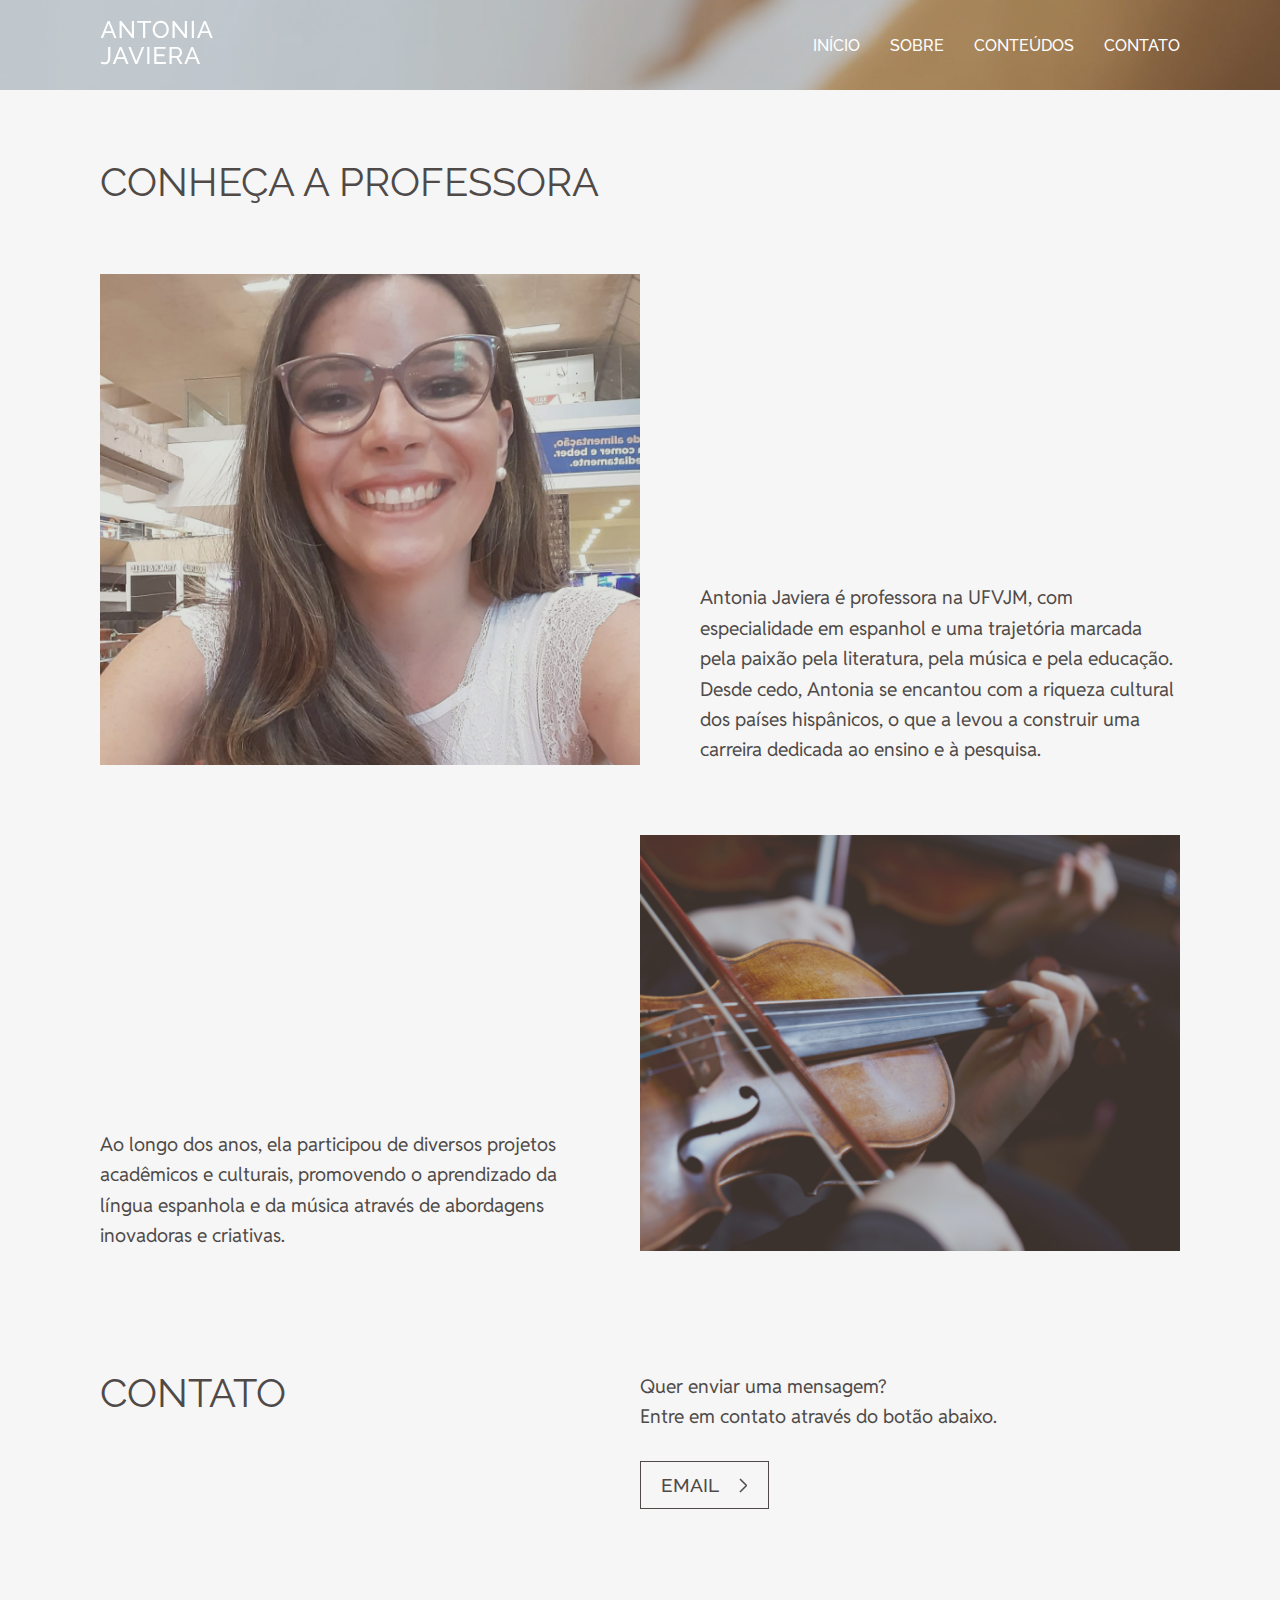
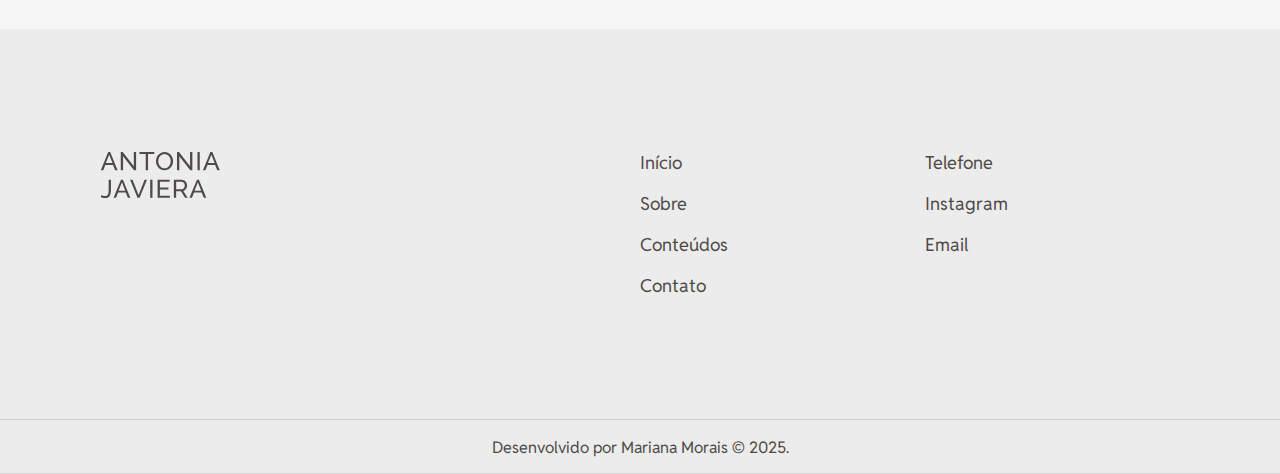
<file: sobre/index.html>
<!DOCTYPE html>
<html lang="pt-br">

<head>
    <meta charset="UTF-8">
    <meta name="viewport" content="width=device-width, initial-scale=1.0">
    <title>Antonia Javiera</title>
    <meta name="description" content="Antonia Javiera é professora na UFVJM e conta com diversas contribuições na área da Literatura, da Música e do Espanhol.">
    <link rel="shortcut icon" href="../assets/img/geral/favicon.svg" type="image/svg+xml">

    <link rel="stylesheet" href="../assets/style/css/style.css">

    <!-- tipografia -->
    <link rel="preconnect" href="https://fonts.googleapis.com">
    <link rel="preconnect" href="https://fonts.gstatic.com" crossorigin>
    <link href="https://fonts.googleapis.com/css2?family=Raleway:ital,wght@0,100..900;1,100..900&family=Reddit+Sans:ital,wght@0,200..900;1,200..900&display=swap" rel="stylesheet">
</head>

<body>
    <div class="header-bg">
        <header class="header">
            <nav>
                <a href="../" class="logo-header">
                    <svg width="113" height="45" viewBox="0 0 113 45" fill="none" xmlns="http://www.w3.org/2000/svg">
                        <path d="M7.74564 0.908934H9.5751L16.556 18H14.2451L12.223 12.993H5.04959L3.05162 18H0.740723L7.74564 0.908934ZM11.7416 11.308L8.66037 3.41241L5.48288 11.308H11.7416Z" fill="white" />
                        <path d="M21.7256 4.90487V18H19.5591V0.908934H21.3886L31.8358 14.2688V0.933005H34.0022V18H32.0283L21.7256 4.90487Z" fill="white" />
                        <path d="M51.1301 2.83468H45.2325V18H43.0661V2.83468H37.1684V0.908934H51.1301V2.83468Z" fill="white" />
                        <path d="M60.7294 18.1203C59.5258 18.1203 58.4345 17.8796 57.4556 17.3982C56.4767 16.9167 55.6261 16.2668 54.904 15.4484C54.1979 14.6139 53.6522 13.6831 53.2671 12.656C52.8819 11.6129 52.6894 10.5457 52.6894 9.45445C52.6894 8.31505 52.89 7.23182 53.2911 6.20475C53.7084 5.16163 54.2781 4.23888 55.0003 3.43648C55.7385 2.61804 56.597 1.97612 57.5759 1.51073C58.5549 1.02929 59.6221 0.788574 60.7775 0.788574C61.9811 0.788574 63.0724 1.03732 64.0513 1.5348C65.0302 2.03229 65.8727 2.69828 66.5788 3.53277C67.2849 4.36726 67.8306 5.29804 68.2157 6.32511C68.6009 7.35217 68.7934 8.40331 68.7934 9.47853C68.7934 10.6179 68.5928 11.7092 68.1917 12.7523C67.7905 13.7794 67.2207 14.7021 66.4825 15.5206C65.7604 16.323 64.9098 16.9569 63.9309 17.4222C62.952 17.8876 61.8848 18.1203 60.7294 18.1203ZM54.8799 9.45445C54.8799 10.321 55.0163 11.1636 55.2891 11.982C55.578 12.7844 55.9792 13.4985 56.4927 14.1244C57.0062 14.7503 57.6241 15.2478 58.3462 15.6169C59.0684 15.986 59.8708 16.1705 60.7534 16.1705C61.6682 16.1705 62.4866 15.9779 63.2088 15.5928C63.9309 15.2076 64.5407 14.6941 65.0382 14.0522C65.5518 13.4103 65.9369 12.6881 66.1937 11.8857C66.4665 11.0833 66.6029 10.2729 66.6029 9.45445C66.6029 8.58786 66.4585 7.75337 66.1696 6.95098C65.8968 6.14858 65.4956 5.43445 64.966 4.80858C64.4525 4.16666 63.8346 3.66918 63.1125 3.31612C62.4064 2.94702 61.62 2.76247 60.7534 2.76247C59.8387 2.76247 59.0203 2.95504 58.2981 3.34019C57.5759 3.7093 56.9581 4.21481 56.4446 4.85672C55.9471 5.49864 55.5619 6.2208 55.2891 7.02319C55.0163 7.80954 54.8799 8.61996 54.8799 9.45445Z" fill="white" />
                        <path d="M74.6922 4.90487V18H72.5257V0.908934H74.3552L84.8024 14.2688V0.933005H86.9688V18H84.9949L74.6922 4.90487Z" fill="white" />
                        <path d="M91.7719 18V0.908934H93.9384V18H91.7719Z" fill="white" />
                        <path d="M103.947 0.908934H105.776L112.757 18H110.446L108.424 12.993H101.251L99.2526 18H96.9417L103.947 0.908934ZM107.943 11.308L104.861 3.41241L101.684 11.308H107.943Z" fill="white" />
                        <path d="M1.34252 41.4484C1.64743 41.657 2.06468 41.8576 2.59426 42.0501C3.13989 42.2267 3.7818 42.3149 4.52001 42.3149C5.27426 42.3149 5.89211 42.1946 6.37354 41.9539C6.85498 41.6971 7.22408 41.32 7.48085 40.8225C7.73762 40.3089 7.91414 39.659 8.01043 38.8727C8.10672 38.0863 8.15486 37.1555 8.15486 36.0803V26.9089H10.3213V35.5989C10.3213 36.8667 10.2571 38.0301 10.1288 39.0893C10.0004 40.1485 9.74361 41.0712 9.35846 41.8576C8.97331 42.6279 8.39558 43.2216 7.62528 43.6389C6.87103 44.0561 5.86001 44.2648 4.59222 44.2648C3.78983 44.2648 3.08372 44.1765 2.4739 44C1.86408 43.8234 1.3024 43.5587 0.788866 43.2056L1.34252 41.4484Z" fill="white" />
                        <path d="M19.7515 26.9089H21.581L28.5618 44H26.2509L24.2289 38.993H17.0554L15.0575 44H12.7466L19.7515 26.9089ZM23.7474 37.308L20.6662 29.4124L17.4887 37.308H23.7474Z" fill="white" />
                        <path d="M30.6594 26.9089L36.3163 41.2799L41.9492 26.9089H44.236L37.3033 44H35.3294L28.3726 26.9089H30.6594Z" fill="white" />
                        <path d="M47.2615 44V26.9089H49.428V44H47.2615Z" fill="white" />
                        <path d="M65.8394 42.0742V44H54.2367V26.9089H65.6227V28.8347H56.4032V34.3712H64.4191V36.1766H56.4032V42.0742H65.8394Z" fill="white" />
                        <path d="M69.5337 44V26.9089H76.8515C77.6058 26.9089 78.2958 27.0694 78.9217 27.3904C79.5476 27.6953 80.0932 28.1125 80.5586 28.6421C81.024 29.1556 81.385 29.7414 81.6418 30.3994C81.8986 31.0413 82.027 31.6992 82.027 32.3733C82.027 33.1596 81.8745 33.9058 81.5696 34.6119C81.2807 35.318 80.8635 35.9198 80.3179 36.4173C79.7883 36.9148 79.1624 37.2598 78.4403 37.4524L82.5806 44H80.1253L76.2256 37.8616H71.7001V44H69.5337ZM71.7001 35.9359H76.8756C77.4694 35.9359 77.9829 35.7754 78.4162 35.4545C78.8655 35.1174 79.2106 34.6761 79.4513 34.1305C79.708 33.5849 79.8364 32.9991 79.8364 32.3733C79.8364 31.7313 79.692 31.1456 79.4031 30.616C79.1143 30.0704 78.7371 29.6371 78.2718 29.3161C77.8064 28.9952 77.2928 28.8347 76.7311 28.8347H71.7001V35.9359Z" fill="white" />
                        <path d="M91.276 26.9089H93.1055L100.086 44H97.7754L95.7534 38.993H88.58L86.582 44H84.2711L91.276 26.9089ZM95.272 37.308L92.1908 29.4124L89.0133 37.308H95.272Z" fill="white" />
                    </svg>
                </a>
                <ul>
                    <li><a href="../">Início</a></li>
                    <li><a href="../sobre/">Sobre</a></li>
                    <li><a href="../conteudos/">Conteúdos</a></li>
                    <li><a href="../contato/">Contato</a></li>
                </ul>
                <div class="menu-mobile-icone">
                    <button>
                        <svg width="20" height="14" viewBox="0 0 20 14" fill="none" xmlns="http://www.w3.org/2000/svg">
                            <rect width="20" height="2" rx="1" fill="white" />
                            <rect y="6" width="20" height="2" rx="1" fill="white" />
                            <rect y="12" width="20" height="2" rx="1" fill="white" />
                        </svg>
                    </button>
                </div>
            </nav>
        </header>

        <div class="menu-mobile">
            <ul>
                <li><a href="../">Início</a></li>
                <li><a href="../sobre/">Sobre</a></li>
                <li><a href="../conteudos/">Conteúdos</a></li>
                <li><a href="../contato/">Contato</a></li>
            </ul>
        </div>
    </div>

    <article class="sobre-conteudo">
        <h1>Conheça a professora</h1>
        <div class="sobre-conteudo-grid">
            <div class="sobre-conteudo-grid-img">
                <img src="../assets/img/sobre/Antonia-Javiera.webp" alt="Imagem da professora Antonia sorrindo." width="582" height="529">
            </div>
            <div>
                <p>Antonia Javiera é professora na UFVJM, com especialidade em espanhol e uma trajetória marcada pela paixão pela literatura, pela música e pela educação. Desde cedo, Antonia se encantou com a riqueza cultural dos países hispânicos, o que a levou a construir uma carreira dedicada ao ensino e à pesquisa.</p>
            </div>
            <div class="sobre-conteudo-grid-img">
                <img src="../assets/img/sobre/sobre-imagem-2.webp" alt="Violino" width="582" height="529">
            </div>
            <div>
                <p>Ao longo dos anos, ela participou de diversos projetos acadêmicos e culturais, promovendo o aprendizado da língua espanhola e da música através de abordagens inovadoras e criativas.</p>
            </div>
        </div>
    </article>

    <section class="contato">
        <h2>Contato</h2>
        <div>
            <p>Quer enviar uma mensagem? <br> Entre em contato através do botão abaixo.</p>
            <p></p>
            <a href="https://mail.google.com/mail/?view=cm&fs=1&to=professoraantonia@gmail.com" target="_blank">Email <img src="../assets/img/geral/seta-direita.svg" alt="Seta para a direita"></a>
        </div>
    </section>

    <footer class="footer w2">
        <div>
            <img src="../assets/img/geral/logo-footer.svg" alt="Antonia Javiera Logo" width="120" height="52">
            <div class="footer-links">
                <ul>
                    <li><a href="../">Início</a></li>
                    <li><a href="../sobre/">Sobre</a></li>
                    <li><a href="../conteudos/">Conteúdos</a></li>
                    <li><a href="../contato/">Contato</a></li>
                </ul>
                <ul>
                    <li><a href="tel:+5538998082804" target="_blank">Telefone</a></li>
                    <li><a href="https://www.instagram.com/antoniajavieracabreramunoz/" target="_blank">Instagram</a></li>
                    <li><a href="../contato/">Email</a></li>
                </ul>
            </div>
        </div>
        <div>
            <p>Desenvolvido por Mariana Morais © 2025.</p>
        </div>
    </footer>

    <script type="module" src="../assets/js/script.js"></script>
</body>
</file>
<file: assets/style/css/style.css>
html{scroll-behavior:smooth}:target{scroll-margin-top:7rem}body{margin:0px;font-family:"Reddit Sans", Arial, Helvetica, sans-serif;background-color:#f6f6f6;color:#4f4a48}h1,h2,h3,h4,ul,p,blockquote,dd{margin:0px}ul{padding:0px;list-style:none}a{text-decoration:none;color:inherit}img{max-width:100%;display:block}.container{box-sizing:border-box;max-width:1200px;padding:0 20px;margin-left:auto;margin-right:auto}@media (max-width: 1380px){.container{padding:0 60px}}.header-bg{background:url("../../img/inicio/introducao-bg.webp");background-size:cover}.header{box-sizing:border-box;max-width:1200px;padding-left:60px;padding-right:60px;margin-left:auto;margin-right:auto;padding-top:1.25rem;padding-bottom:1.25rem;color:#fff}@media (max-width: 1024px){.header{padding-left:40px;padding-right:40px}}@media (max-width: 480px){.header{padding-left:24px;padding-right:24px}}.header nav{display:flex;justify-content:space-between;gap:2.5rem;align-items:center}.header nav ul{display:flex;gap:1.875rem}.header nav ul li{font-family:"Raleway";font-size:1rem;font-weight:500;text-transform:uppercase;padding:8px 0}@media (max-width: 768px){.header nav ul{display:none}}.header svg path,.header svg rect{transition:0.2s}.header.menu-mobile-ativo{z-index:3;position:fixed;top:0;width:100vw}.header.menu-mobile-ativo svg path,.header.menu-mobile-ativo svg rect{fill:#4f4a48 !important}.menu-mobile-icone{display:none}.menu-mobile-icone button{border:none;background:none;cursor:pointer;padding:8px 4px}@media (max-width: 768px){.menu-mobile-icone{display:block}}.menu-mobile{display:none;background-color:#f6f6f6;position:fixed;top:0;width:100vw;height:100vh;z-index:1}.menu-mobile ul{position:relative;top:50%;transform:translateY(-50%)}.menu-mobile a{display:block;font-family:"Raleway";font-size:1rem;font-weight:500;text-transform:uppercase;text-align:center;padding:1rem;color:#4f4a48}.menu-mobile.menu-mobile-ativo{display:block}.footer>div:nth-of-type(1){box-sizing:border-box;max-width:1200px;padding-left:60px;padding-right:60px;margin-left:auto;margin-right:auto;padding-top:7.5rem;padding-bottom:7.5rem;display:grid;grid-template-columns:1fr 1fr}@media (max-width: 1024px){.footer>div:nth-of-type(1){padding-left:40px;padding-right:40px}}@media (max-width: 480px){.footer>div:nth-of-type(1){padding-left:24px;padding-right:24px}}.footer>div:nth-of-type(1) .footer-links{display:grid;grid-template-columns:1fr 1fr;gap:1.875rem;font-family:"Reddit Sans";font-size:1.1875rem;font-weight:400;line-height:1.6em;font-size:1.125rem}@media (max-width: 1024px){.footer>div:nth-of-type(1) .footer-links{font-size:1.0625rem}}.footer>div:nth-of-type(1) .footer-links ul{display:flex;flex-direction:column;gap:.75rem}.footer>div:nth-of-type(2){text-align:center;padding-top:1rem;padding-bottom:1rem;position:relative}.footer>div:nth-of-type(2)::before{content:"";position:absolute;top:-2px;left:0;width:100%;height:1px;background-color:rgba(118,100,90,0.2)}.footer>div:nth-of-type(2)::after{content:"";position:absolute;bottom:0;left:0;width:100%;height:1px;background-color:rgba(118,100,90,0.2)}.footer.w1{background-color:#f6f6f6}.footer.w2{background-color:#ececec}@media (max-width: 480px){.footer>div:nth-of-type(1){grid-template-columns:1fr;gap:3.75rem}.footer>div:nth-of-type(1) .footer-links{gap:0}}.contato-bg{background-color:#fff}.contato{box-sizing:border-box;max-width:1200px;padding-left:60px;padding-right:60px;margin-left:auto;margin-right:auto;padding-top:7.5rem;padding-bottom:7.5rem;display:grid;grid-template-columns:1fr 1fr}@media (max-width: 1024px){.contato{padding-left:40px;padding-right:40px}}@media (max-width: 480px){.contato{padding-left:24px;padding-right:24px}}.contato h2{font-family:"Raleway";font-size:2.5rem;font-weight:400;text-transform:uppercase;line-height:1.1em;margin-right:2.5rem}@media (max-width: 1024px){.contato h2{font-size:2.25rem}}@media (max-width: 480px){.contato h2{font-size:2.0625rem}}.contato p{font-family:"Reddit Sans";font-size:1.1875rem;font-weight:400;line-height:1.6em;margin-bottom:1.875rem}@media (max-width: 1024px){.contato p{font-size:1.0625rem}}.contato a{font-family:"Raleway";font-size:1.1875rem;font-weight:500;text-transform:uppercase;border:1px solid #4f4a48;padding:.75rem 1.25rem;display:block;max-width:fit-content;transition:0.28s;background:none;cursor:pointer;color:#4f4a48;display:flex;align-items:center;gap:1.25rem}.contato a:hover{transform:translateX(.75rem)}@media (max-width: 480px){.contato{grid-template-columns:1fr;gap:1.875rem}}.inicio-introducao-bg{background:url("../../img/inicio/introducao-bg.webp");background-size:cover;background-position:center;height:100vh}.inicio-introducao{box-sizing:border-box;max-width:1200px;padding-left:60px;padding-right:60px;margin-left:auto;margin-right:auto;color:#fff;position:relative;top:calc(50% - 92px);transform:translateY(-50%)}@media (max-width: 1024px){.inicio-introducao{padding-left:40px;padding-right:40px}}@media (max-width: 480px){.inicio-introducao{padding-left:24px;padding-right:24px}}.inicio-introducao h1{font-family:"Raleway";font-size:4.0625rem;font-weight:400;text-transform:uppercase;line-height:1em}@media (max-width: 1024px){.inicio-introducao h1{font-size:3.125rem}}@media (max-width: 768px){.inicio-introducao h1{font-size:2.875rem}}@media (max-width: 480px){.inicio-introducao h1{margin-bottom:1.25rem}}.inicio-introducao p{font-family:"Reddit Sans";font-size:1.375rem;font-weight:400;line-height:1.6em}@media (max-width: 1024px){.inicio-introducao p{font-size:1.1875rem}}.inicio-sobre-bg{background-color:#f6f6f6;padding-top:7.5rem;padding-bottom:7.5rem}.inicio-sobre{box-sizing:border-box;max-width:1200px;padding-left:60px;padding-right:60px;margin-left:auto;margin-right:auto;display:grid;grid-template-columns:1fr 1fr;align-items:center}@media (max-width: 1024px){.inicio-sobre{padding-left:40px;padding-right:40px}}@media (max-width: 480px){.inicio-sobre{padding-left:24px;padding-right:24px}}.inicio-sobre .img-container{position:relative}.inicio-sobre .img-container.img-mobile{display:none}.inicio-sobre .img-container img{width:100%;height:auto}.inicio-sobre .img-container::after{content:"";background:url("../../img/inicio/decorador.svg");background-size:cover;display:block;width:120px;height:120px;position:absolute;bottom:-30px;right:-30px}.inicio-sobre h2{font-family:"Raleway";font-size:2.5rem;font-weight:400;text-transform:uppercase;line-height:1.1em;margin-bottom:1.875rem}@media (max-width: 1024px){.inicio-sobre h2{font-size:2.25rem}}@media (max-width: 480px){.inicio-sobre h2{font-size:2.0625rem}}.inicio-sobre p{font-family:"Reddit Sans";font-size:1.1875rem;font-weight:400;line-height:1.6em;margin-bottom:1.875rem}@media (max-width: 1024px){.inicio-sobre p{font-size:1.0625rem}}.inicio-sobre a{font-family:"Raleway";font-size:1.1875rem;font-weight:500;text-transform:uppercase;border:1px solid #4f4a48;padding:.75rem 1.25rem;display:block;max-width:fit-content;transition:0.28s;background:none;cursor:pointer;color:#4f4a48}.inicio-sobre a:hover{transform:translateX(.75rem)}.inicio-sobre>div:nth-of-type(1){margin-right:2.5rem}@media (max-width: 768px){.inicio-sobre{grid-template-columns:1fr}.inicio-sobre .img-container:not(.img-mobile){display:none}.inicio-sobre .img-container.img-mobile{display:block;margin-bottom:1.875rem}.inicio-sobre .img-container::after{width:95px;height:95px;bottom:-23px;right:-23px}.inicio-sobre>div:nth-of-type(1){margin-right:0}}.inicio-conteudos-bg{background:url("../../img/inicio/conteudos-bg.webp");background-size:cover;background-position:center;padding-top:7.5rem;padding-bottom:7.5rem}.inicio-conteudos{box-sizing:border-box;max-width:1200px;padding-left:60px;padding-right:60px;margin-left:auto;margin-right:auto}@media (max-width: 1024px){.inicio-conteudos{padding-left:40px;padding-right:40px}}@media (max-width: 480px){.inicio-conteudos{padding-left:24px;padding-right:24px}}.inicio-conteudos div{padding-top:4.375rem;padding-bottom:4.375rem;padding-left:3.75rem;padding-right:3.75rem;background-color:#fff}.inicio-conteudos div h2{font-family:"Raleway";font-size:2.5rem;font-weight:400;text-transform:uppercase;line-height:1.1em;margin-bottom:1.875rem}@media (max-width: 1024px){.inicio-conteudos div h2{font-size:2.25rem}}@media (max-width: 480px){.inicio-conteudos div h2{font-size:2.0625rem}}.inicio-conteudos div p{font-family:"Reddit Sans";font-size:1.1875rem;font-weight:400;line-height:1.6em;margin-bottom:1.875rem}@media (max-width: 1024px){.inicio-conteudos div p{font-size:1.0625rem}}.inicio-conteudos div a{font-family:"Raleway";font-size:1.1875rem;font-weight:500;text-transform:uppercase;border:1px solid #4f4a48;padding:.75rem 1.25rem;display:block;max-width:fit-content;transition:0.28s;background:none;cursor:pointer;color:#4f4a48;display:flex;align-items:center;gap:1.25rem}.inicio-conteudos div a:hover{transform:translateX(.75rem)}@media (max-width: 768px){.inicio-conteudos div{padding-right:2.5rem;padding-left:2.5rem;padding-top:4.375rem;padding-bottom:4.375rem}}@media (max-width: 480px){.inicio-conteudos div{padding-right:2.5rem;padding-left:2.5rem;padding-top:3.75rem;padding-bottom:3.75rem}}.sobre-conteudo{box-sizing:border-box;max-width:1200px;padding-left:60px;padding-right:60px;margin-left:auto;margin-right:auto}@media (max-width: 1024px){.sobre-conteudo{padding-left:40px;padding-right:40px}}@media (max-width: 480px){.sobre-conteudo{padding-left:24px;padding-right:24px}}.sobre-conteudo h1{margin-top:4.375rem;margin-bottom:4.375rem;font-family:"Raleway";font-size:2.5rem;font-weight:400;text-transform:uppercase;line-height:1.1em}@media (max-width: 1024px){.sobre-conteudo h1{font-size:2.25rem}}@media (max-width: 480px){.sobre-conteudo h1{font-size:2.0625rem}}.sobre-conteudo p{font-family:"Reddit Sans";font-size:1.1875rem;font-weight:400;line-height:1.6em}@media (max-width: 1024px){.sobre-conteudo p{font-size:1.0625rem}}.sobre-conteudo-grid{display:grid;grid-template-columns:1fr 1fr;gap:4.375rem 0;align-items:end;grid-template-areas:"a b" "c d"}.sobre-conteudo-grid img{width:100%;height:auto}.sobre-conteudo-grid>div:nth-of-type(1){grid-area:a}.sobre-conteudo-grid>div:nth-of-type(2){grid-area:b;margin-left:3.75rem}.sobre-conteudo-grid>div:nth-of-type(3){grid-area:d}.sobre-conteudo-grid>div:nth-of-type(4){grid-area:c;margin-right:3.75rem}@media (max-width: 1024px){.sobre-conteudo-grid>div:nth-of-type(2){margin-left:2.5rem}.sobre-conteudo-grid>div:nth-of-type(4){margin-right:2.5rem}}@media (max-width: 768px){.sobre-conteudo-grid{grid-template-columns:1fr;gap:1.875rem;grid-template-areas:"a" "b" "d" "c"}.sobre-conteudo-grid>div:nth-of-type(2){margin-left:0}.sobre-conteudo-grid>div:nth-of-type(4){margin-right:0}}.conteudos-conteudo{box-sizing:border-box;max-width:1200px;padding-left:60px;padding-right:60px;margin-left:auto;margin-right:auto}@media (max-width: 1024px){.conteudos-conteudo{padding-left:40px;padding-right:40px}}@media (max-width: 480px){.conteudos-conteudo{padding-left:24px;padding-right:24px}}.conteudos-conteudo h1{margin-top:4.375rem;margin-bottom:3.75rem;font-family:"Raleway";font-size:2.5rem;font-weight:400;text-transform:uppercase;line-height:1.1em}@media (max-width: 1024px){.conteudos-conteudo h1{font-size:2.25rem}}@media (max-width: 480px){.conteudos-conteudo h1{font-size:2.0625rem}}.conteudos-busca{display:flex;margin-bottom:3.75rem}.conteudos-busca #busca{flex:1;background:none;border:none;outline:none;border:1px solid #706d6c;padding:7px 1.25rem;font-family:"Reddit Sans";font-size:1.0625rem;font-weight:400;line-height:1.6em;color:#565250}.conteudos-busca #busca:focus{border:1px solid #4f4a48}@media (max-width: 1024px){.conteudos-busca #busca{padding:5px 1.25rem}}.conteudos-busca #lupa{background:none;outline:none;border:none;border-top:1px solid #706d6c;border-right:1px solid #706d6c;border-bottom:1px solid #706d6c;width:80px;cursor:pointer;transition:0.28s}.conteudos-busca #lupa img{margin-left:auto;margin-right:auto}.conteudos-busca #lupa:hover{background-color:#ececec}.conteudos-artigos-item{display:block;position:relative}.conteudos-artigos-item p{font-family:"Reddit Sans";font-size:1.0625rem;font-weight:400;line-height:1.6em;margin-top:.75rem;color:#706d6c;display:none}.conteudos-artigos-item>div:nth-of-type(1){display:flex;align-items:center;justify-content:space-between;gap:1.875rem}.conteudos-artigos-item>div:nth-of-type(1) h4{font-family:"Reddit Sans";font-size:1.375rem;font-weight:400;line-height:1.6em;color:#565250;display:flex;gap:1.25rem}@media (max-width: 1024px){.conteudos-artigos-item>div:nth-of-type(1) h4{font-size:1.1875rem}}.conteudos-artigos-item>div:nth-of-type(1) h4>img{display:block;animation:none !important}.conteudos-artigos-item>div:nth-of-type(1) img{display:none}.conteudos-artigos-item:not(:nth-of-type(1)){padding-top:1.875rem}.conteudos-artigos-item:not(:last-of-type){padding-bottom:1.875rem}.conteudos-artigos-item:not(:last-of-type)::after{content:"";width:100%;height:1px;background-color:rgba(118,100,90,0.2);position:absolute;bottom:0;left:0}.conteudos-artigos-item:hover p{display:block;animation:left-to-right 0.28s forwards}.conteudos-artigos-item:hover>div:nth-of-type(1) img{display:block;animation:left-to-right 0.28s forwards}.conteudos-artigos{margin-bottom:3.75rem}.conteudos-paginacao{margin-bottom:3.75rem;display:flex;justify-content:space-between;align-items:center;font-family:"Reddit Sans";font-size:1.0625rem;font-weight:400;line-height:1.6em;color:#565250}.conteudos-paginacao>div{display:flex;gap:1.875rem}.conteudos-paginacao>div>div{display:flex;gap:1rem;color:#565250;font-family:"Raleway";font-size:1rem;font-weight:500;text-transform:uppercase;cursor:pointer;transition:0.15s}.conteudos-paginacao>div>div:hover{color:#706d6c}@keyframes right-to-left{from{transform:translateX(1rem);opacity:0}to{transform:translateX(0);opacity:1}}@keyframes left-to-right{from{transform:translateX(-1rem);opacity:0}to{transform:translateX(0);opacity:1}}@media (max-width: 768px){.conteudos-artigos-item p{display:block;padding-right:1.875rem}.conteudos-artigos-item>div:nth-of-type(1) img{display:block}.conteudos-artigos-item:hover p{animation:none}.conteudos-artigos-item:hover>div:nth-of-type(1) img{animation:none}}@media (max-width: 768px){.conteudos-paginacao{flex-direction:column-reverse;gap:1.25rem}}@media (max-width: 480px){.conteudos-paginacao{align-items:end;gap:2.5rem}.conteudos-paginacao>div{flex-direction:column-reverse;gap:.75rem;align-items:end}.conteudos-paginacao>div>div img{display:none}}.artigo{box-sizing:border-box;max-width:1200px;padding-left:60px;padding-right:60px;margin-left:auto;margin-right:auto}@media (max-width: 1024px){.artigo{padding-left:40px;padding-right:40px}}@media (max-width: 480px){.artigo{padding-left:24px;padding-right:24px}}.artigo .artigo-voltar{font-family:"Raleway";font-size:1rem;font-weight:500;text-transform:uppercase;max-width:fit-content;color:#565250;display:flex;align-items:center;gap:1.25rem;margin-top:1.875rem;margin-bottom:1.875rem;transition:0.28s}.artigo .artigo-voltar:hover{transform:translateX(.75rem)}.artigo h1{font-family:"Raleway";font-size:2.5rem;font-weight:400;text-transform:uppercase;line-height:1.1em;margin-bottom:3.75rem}@media (max-width: 1024px){.artigo h1{font-size:2.25rem}}@media (max-width: 480px){.artigo h1{font-size:2.0625rem}}.artigo h2{font-family:"Raleway";font-size:1.875rem;font-weight:400;text-transform:uppercase;line-height:1em;margin-bottom:2.5rem}.artigo p{font-family:"Reddit Sans";font-size:1.1875rem;font-weight:400;line-height:1.6em;margin-bottom:2.5rem}@media (max-width: 1024px){.artigo p{font-size:1.0625rem}}.artigo img{margin-left:auto;margin-right:auto;max-width:100%;height:auto}.artigo .artigo-imagem{margin-bottom:2.5rem}.artigo .artigo-conteudo{margin-bottom:4.375rem}@media (max-width: 768px){.artigo h1{margin-bottom:2.5rem}}.contato-conteudo{box-sizing:border-box;max-width:1200px;padding-left:60px;padding-right:60px;margin-left:auto;margin-right:auto;margin-bottom:4.375rem}@media (max-width: 1024px){.contato-conteudo{padding-left:40px;padding-right:40px}}@media (max-width: 480px){.contato-conteudo{padding-left:24px;padding-right:24px}}.contato-conteudo h1{font-family:"Raleway";font-size:2.5rem;font-weight:400;text-transform:uppercase;line-height:1.1em;margin-top:4.375rem;margin-bottom:3.75rem}@media (max-width: 1024px){.contato-conteudo h1{font-size:2.25rem}}@media (max-width: 480px){.contato-conteudo h1{font-size:2.0625rem}}.contato-conteudo form{display:flex;flex-direction:column;gap:2.5rem}.contato-conteudo form>div:nth-of-type(1){display:flex;gap:1.875rem}@media (max-width: 768px){.contato-conteudo form>div:nth-of-type(1){flex-direction:column}}.contato-conteudo form button{font-family:"Raleway";font-size:1.1875rem;font-weight:500;text-transform:uppercase;border:1px solid #4f4a48;padding:.75rem 1.25rem;display:block;max-width:fit-content;transition:0.28s;background:none;cursor:pointer;color:#4f4a48;align-self:end}.contato-conteudo form button:hover{transform:translateX(.75rem)}@media (max-width: 768px){.contato-conteudo form{gap:1.875rem}}.contato-conteudo .contato-form-element{display:flex;flex-direction:column;flex:1;gap:.75rem}.contato-conteudo .contato-form-element label{font-family:"Raleway";font-size:1rem;font-weight:500;text-transform:uppercase}.contato-conteudo .contato-form-element input,.contato-conteudo .contato-form-element textarea{resize:none;background:none;border:none;outline:none;border:1px solid #706d6c;padding:7px 1.25rem;font-family:"Reddit Sans";font-size:1.0625rem;font-weight:400;line-height:1.6em;color:#565250}.contato-conteudo .contato-form-element input:focus,.contato-conteudo .contato-form-element textarea:focus{border:1px solid #4f4a48}@media (max-width: 1024px){.contato-conteudo .contato-form-element input,.contato-conteudo .contato-form-element textarea{padding:5px 1.25rem}}
</file>
